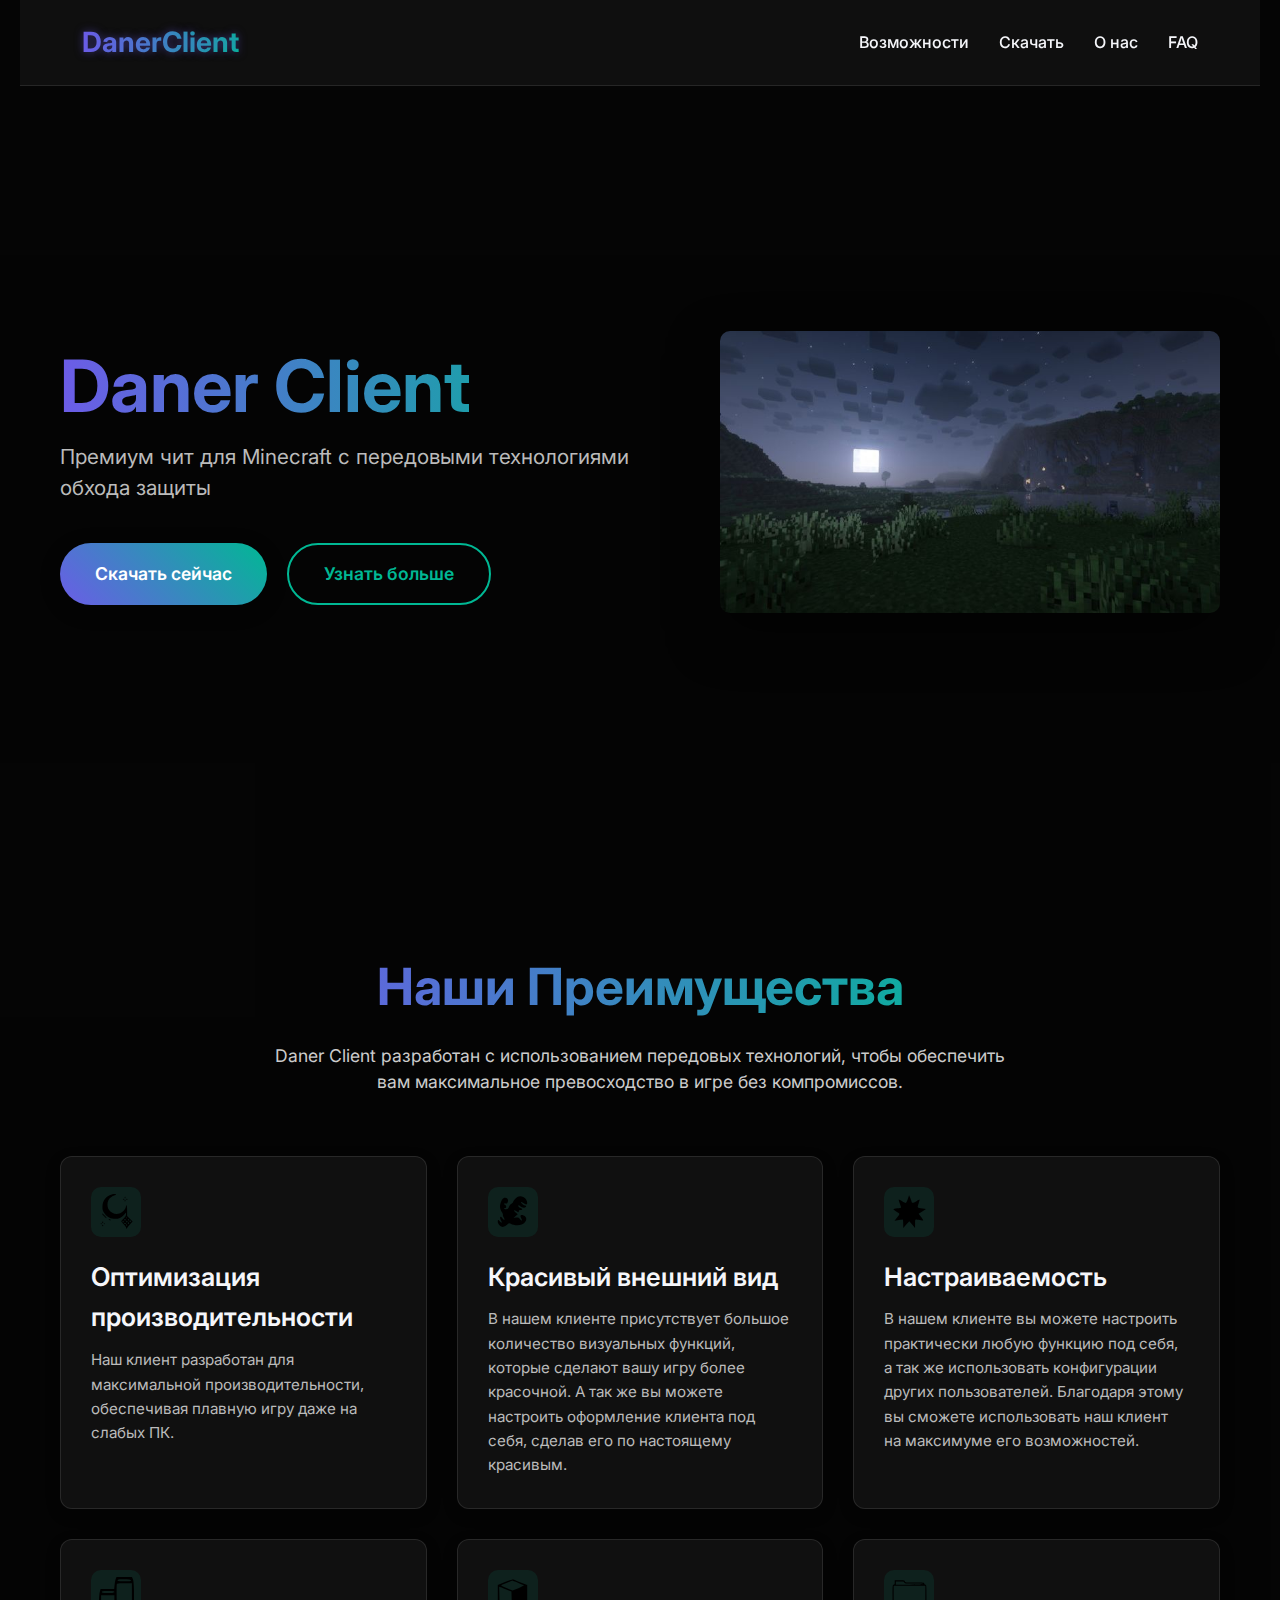
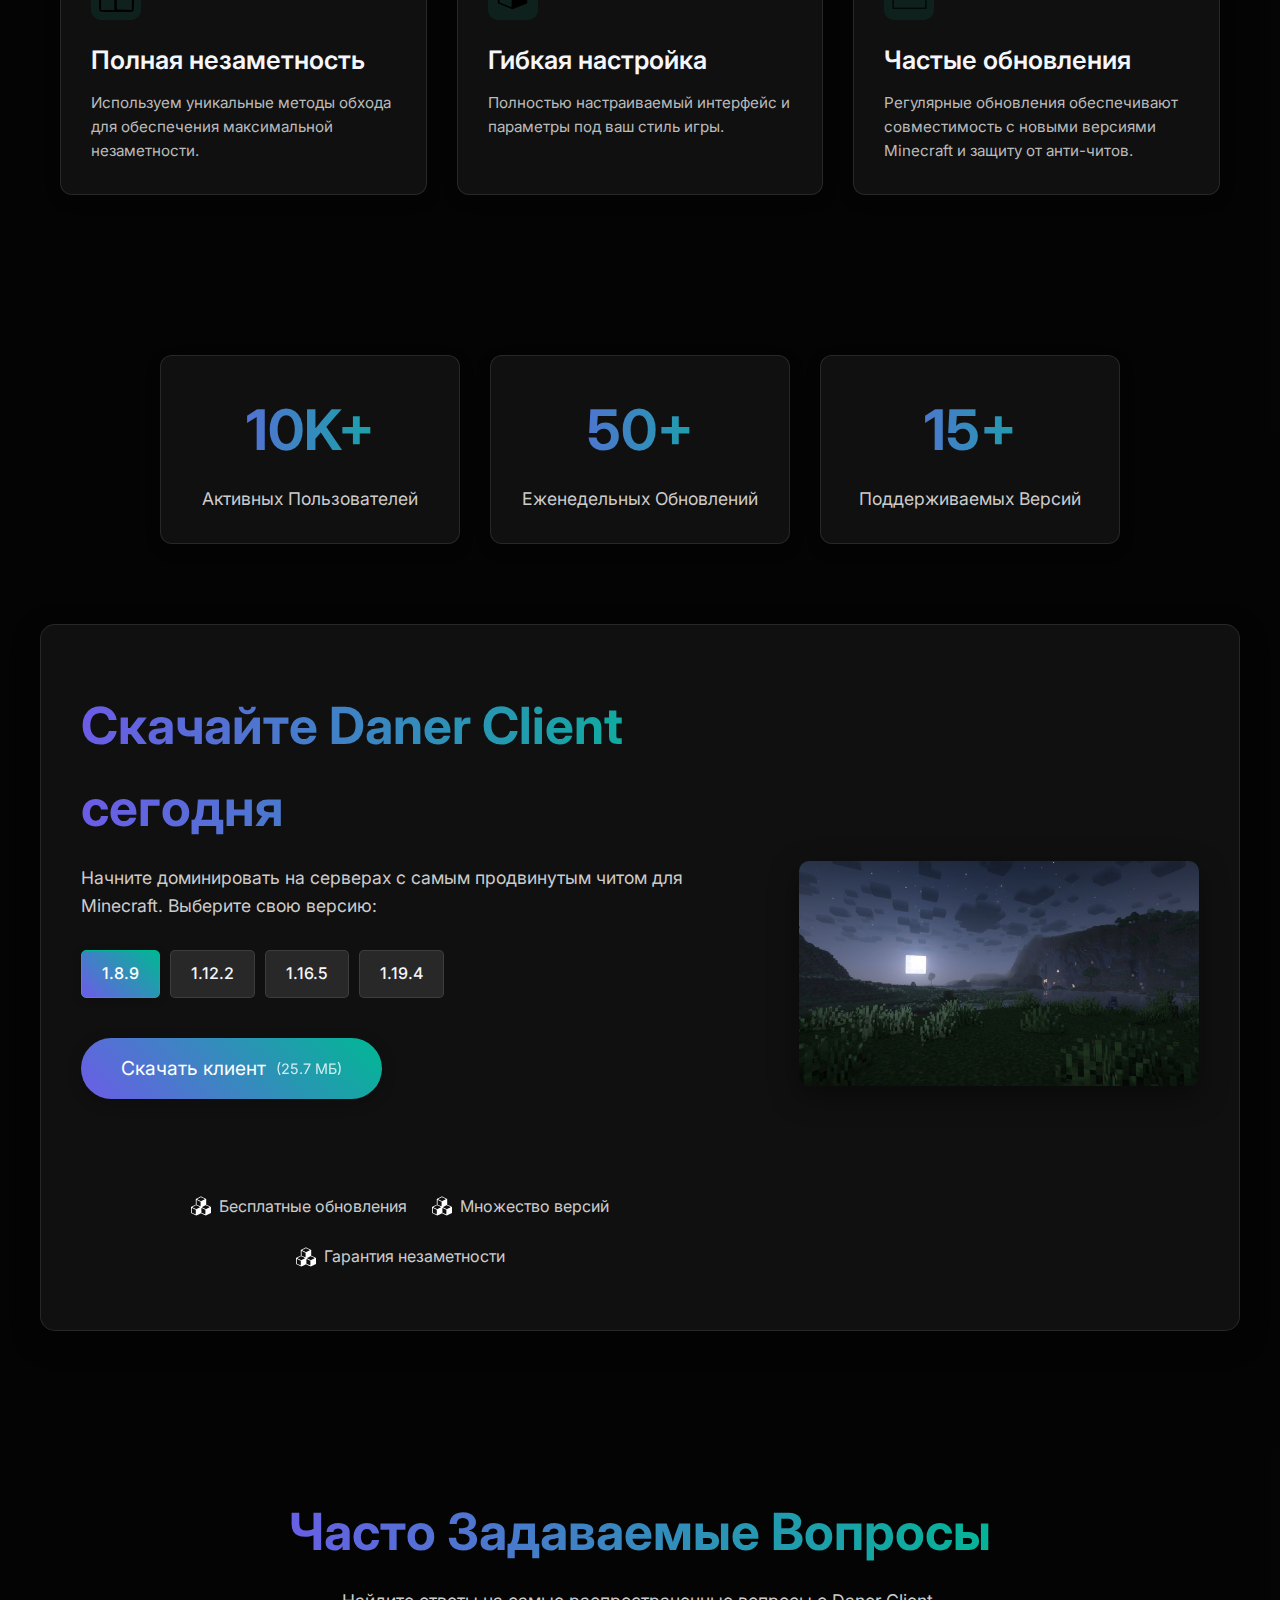
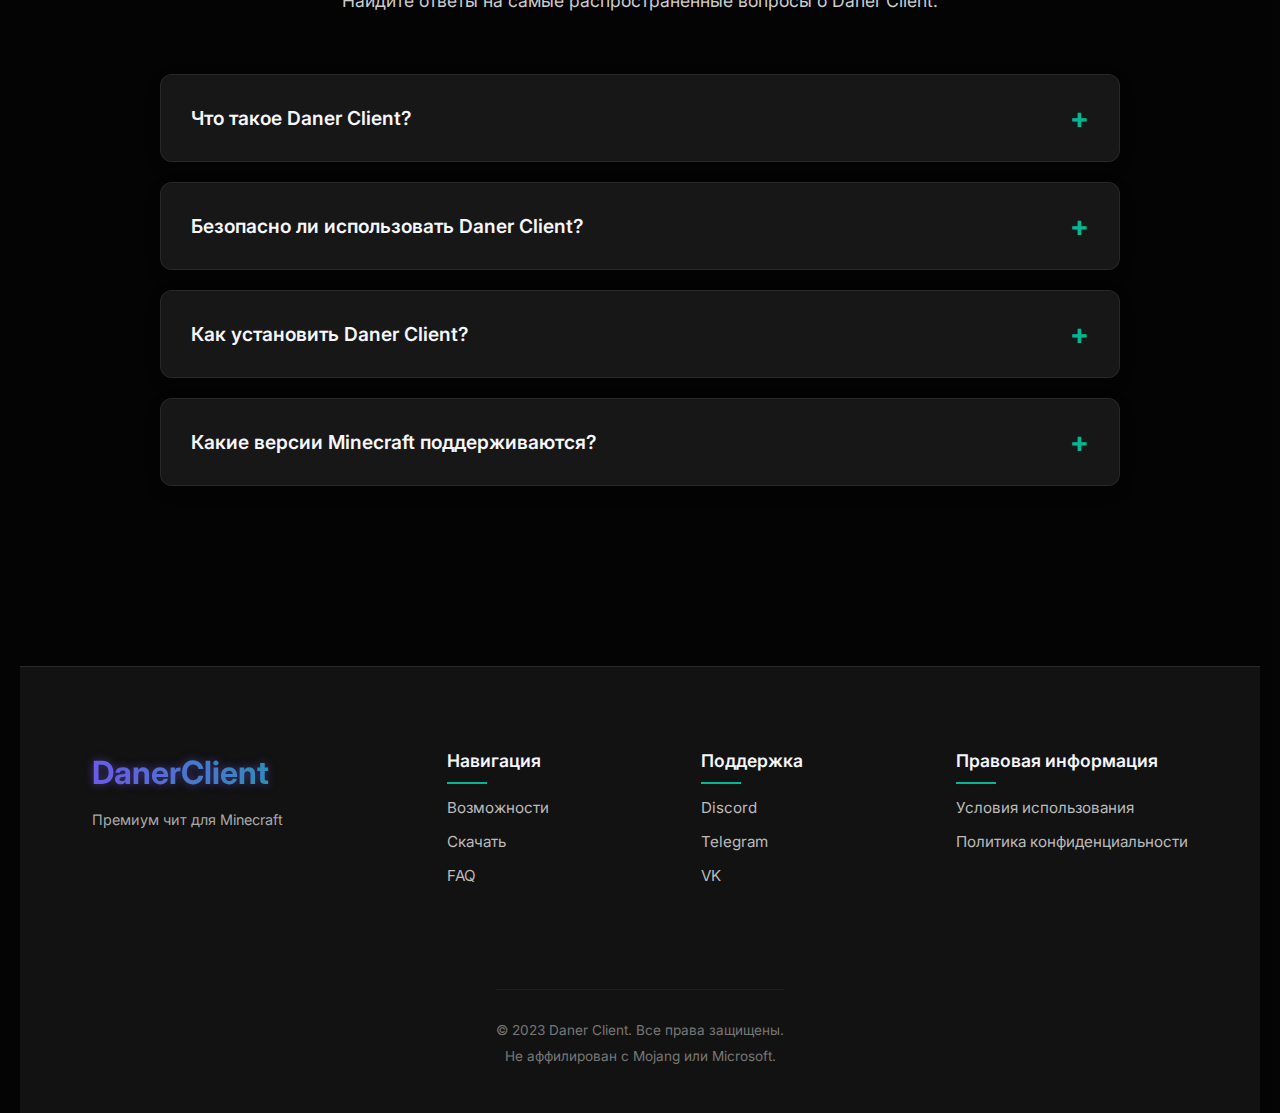
<file: index.html>
<!DOCTYPE html>
<html lang="ru">
<head>
    <meta charset="UTF-8">
    <meta name="viewport" content="width=device-width, initial-scale=1.0">
    <title>Daner Client | Premium Minecraft Cheat</title>
    <link rel="stylesheet" href="https://fonts.googleapis.com/css2?family=Inter:wght@300;400;500;600;700&display=swap">
    <link rel="stylesheet" href="style.css">
    <link rel="icon" href="favicon.ico" type="image/x-icon">
</head>
<body>
    <div class="overlay">
        <header>
            <div class="logo">DanerClient</div>
            <nav>
                <button class="mobile-menu-btn">☰</button>
                <div class="nav-links">
                    <a href="#features">Возможности</a>
                    <a href="#download">Скачать</a>
                    <a href="#about">О нас</a>
                    <a href="#faq">FAQ</a>
                </div>
            </nav>
        </header>
        
        <main>
            <section class="hero">
                <div class="hero-content">
                    <h1 class="fade-in">Daner Client</h1>
                    <p class="subtitle fade-in delay-1">Премиум чит для Minecraft с передовыми технологиями обхода защиты</p>
                    <div class="hero-buttons fade-in delay-2">
                        <a href="#download" class="primary-btn">Скачать сейчас</a>
                        <a href="#features" class="secondary-btn">Узнать больше</a>
                    </div>
                </div>
                <div class="hero-image fade-in delay-3">
                    <img src="./images/client-preview.png" alt="Daner Client Interface">
                </div>
            </section>
            
            <section class="features-section" id="features">
                <div class="section-header">
                    <h2>Наши Преимущества</h2>
                    <p>Daner Client разработан с использованием передовых технологий, чтобы обеспечить вам максимальное превосходство в игре без компромиссов.</p>
                </div>
                <div class="features-grid">
                    <div class="feature-card">
                        <div class="feature-icon"><img src="./icons/performance.svg" alt="Performance Icon"></div>
                        <h3>Оптимизация производительности</h3>
                        <p>Наш клиент разработан для максимальной производительности, обеспечивая плавную игру даже на слабых ПК.</p>
                    </div>
                    <div class="feature-card">
                        <div class="feature-icon"><img src="./icons/performance2.svg" alt="Performance Icon"></div>
                        <h3>Красивый внешний вид</h3>
                        <p>В нашем клиенте присутствует большое количество визуальных функций, которые сделают вашу игру более красочной. А так же вы можете настроить оформление клиента под себя, сделав его по настоящему красивым.</p>
                    </div>
                    <div class="feature-card">
                        <div class="feature-icon"><img src="./icons/performance1.svg" alt="Performance Icon"></div>
                        <h3>Настраиваемость</h3>
                        <p>В нашем клиенте вы можете настроить практически любую функцию под себя, а так же использовать конфигурации других пользователей. Благодаря этому вы сможете использовать наш клиент на максимуме его возможностей.</p>
                    </div>
                    
                    <div class="feature-card">
                        <div class="feature-icon"><img src="./icons/undetectable.svg" alt="Undetectable Icon"></div>
                        <h3>Полная незаметность</h3>
                        <p>Используем уникальные методы обхода для обеспечения максимальной незаметности.</p>
                    </div>
                    
                    <div class="feature-card">
                        <div class="feature-icon"><img src="./icons/customizable.svg" alt="Customizable Icon"></div>
                        <h3>Гибкая настройка</h3>
                        <p>Полностью настраиваемый интерфейс и параметры под ваш стиль игры.</p>
                    </div>

                    <div class="feature-card">
                        <div class="feature-icon"><img src="./icons/updates.svg" alt="Updates Icon"></div>
                        <h3>Частые обновления</h3>
                        <p>Регулярные обновления обеспечивают совместимость с новыми версиями Minecraft и защиту от анти-читов.</p>
                    </div>
                </div>
            </section>
            
            <section class="stats">
                <div class="stat-item">
                    <div class="stat-number" id="user-count">10K+</div>
                    <p>Активных Пользователей</p>
                </div>
                
                <div class="stat-item">
                    <div class="stat-number" id="update-count">50+</div>
                    <p>Еженедельных Обновлений</p>
                </div>
                
                <div class="stat-item">
                    <div class="stat-number" id="version-count">15+</div>
                    <p>Поддерживаемых Версий</p>
                </div>
            </section>

            <section class="download-section" id="download">
                <div class="download-content">
                    <h2>Скачайте Daner Client сегодня</h2>
                    <p>Начните доминировать на серверах с самым продвинутым читом для Minecraft. Выберите свою версию:</p>
                    <div class="version-selector">
                        <div class="version-tabs">
                            <div class="version-tab active" data-version="1.8.9">1.8.9</div>
                            <div class="version-tab" data-version="1.12.2">1.12.2</div>
                            <div class="version-tab" data-version="1.16.5">1.16.5</div>
                            <div class="version-tab" data-version="1.19.4">1.19.4</div>
                        </div>
                        <a href="#" id="download-btn" class="download-btn">
                            <span>Скачать клиент</span>
                            <span class="file-size">(25.7 МБ)</span>
                        </a>
                        <p id="download-status" style="margin-top: 15px; font-size: 0.9rem; color: #ccc;"></p>
                    </div>
                    <div class="download-info">
                        <div class="info-item"><img src="./icons/check.svg" alt="Check">Бесплатные обновления</div>
                        <div class="info-item"><img src="./icons/check.svg" alt="Check">Множество версий</div>
                        <div class="info-item"><img src="./icons/check.svg" alt="Check">Гарантия незаметности</div>
                    </div>
                </div>
                <div class="download-image">
                    <img src="./images/download-preview.png" alt="Download Preview">
                </div>
            </section>

            <section class="faq-section" id="faq">
                <div class="section-header">
                    <h2>Часто Задаваемые Вопросы</h2>
                    <p>Найдите ответы на самые распространенные вопросы о Daner Client.</p>
                </div>
                <div class="faq-grid">
                    <div class="faq-item">
                        <div class="faq-question">
                            <h3>Что такое Daner Client?</h3>
                            <span class="faq-toggle">+</span>
                        </div>
                        <div class="faq-answer">
                            <p>Daner Client — это премиум-чит для Minecraft, разработанный для улучшения вашего игрового опыта. Он предлагает широкий спектр функций, от помощи в PvP до обхода анти-читов, обеспечивая при этом высокую производительность и незаметность.</p>
                        </div>
                    </div>
                    
                    <div class="faq-item">
                        <div class="faq-question">
                            <h3>Безопасно ли использовать Daner Client?</h3>
                            <span class="faq-toggle">+</span>
                        </div>
                        <div class="faq-answer">
                            <p>Мы используем передовые методы обхода защиты, чтобы минимизировать риск обнаружения. Наши обновления регулярно адаптируются под изменения в анти-чит системах, чтобы обеспечить вашу безопасность.</p>
                        </div>
                    </div>

                    <div class="faq-item">
                        <div class="faq-question">
                            <h3>Как установить Daner Client?</h3>
                            <span class="faq-toggle">+</span>
                        </div>
                        <div class="faq-answer">
                            <p>Процесс установки прост:</p>
                            <ol>
                                <li>Скачайте инсталлятор с нашего сайта.</li>
                                <li>Запустите его и следуйте инструкциям.</li>
                                <li>Выберите нужную версию Minecraft.</li>
                                <li>Наслаждайтесь игрой с Daner Client!</li>
                            </ol>
                        </div>
                    </div>

                    <div class="faq-item">
                        <div class="faq-question">
                            <h3>Какие версии Minecraft поддерживаются?</h3>
                            <span class="faq-toggle">+</span>
                        </div>
                        <div class="faq-answer">
                            <p>Daner Client поддерживает широкий спектр версий Minecraft, включая 1.8.9, 1.12.2, 1.16.5, 1.19.4 и другие. Мы постоянно добавляем поддержку новых версий с каждым обновлением.</p>
                        </div>
                    </div>
                </div>
            </section>
        </main>
        
        <footer>
            <div class="footer-content">
                <div class="footer-logo">
                    <div class="logo">DanerClient</div>
                    <p>Премиум чит для Minecraft</p>
                </div>
                
                <div class="links-column">
                    <h4>Навигация</h4>
                    <a href="#features">Возможности</a>
                    <a href="#download">Скачать</a>
                    <a href="#faq">FAQ</a>
                </div>
                
                <div class="links-column">
                        <h4>Поддержка</h4>
                        <a href="https://discord.gg/yourdiscord" target="_blank">Discord</a>
                        <a href="https://t.me/yourtelegram" target="_blank">Telegram</a>
                        <a href="https://vk.com/yourvk" target="_blank">VK</a>
                    </div>
                
                <div class="links-column">
                        <h4>Правовая информация</h4>
                        <a href="/terms.html">Условия использования</a>
                        <a href="/privacy.html">Политика конфиденциальности</a>
            </div>
            
            <div class="footer-bottom">
                <p>© 2023 Daner Client. Все права защищены.</p>
                <p>Не аффилирован с Mojang или Microsoft.</p>
            </div>
        </footer>
    </div>

    <script src="script.js"></script>
</body>
</html>
</file>
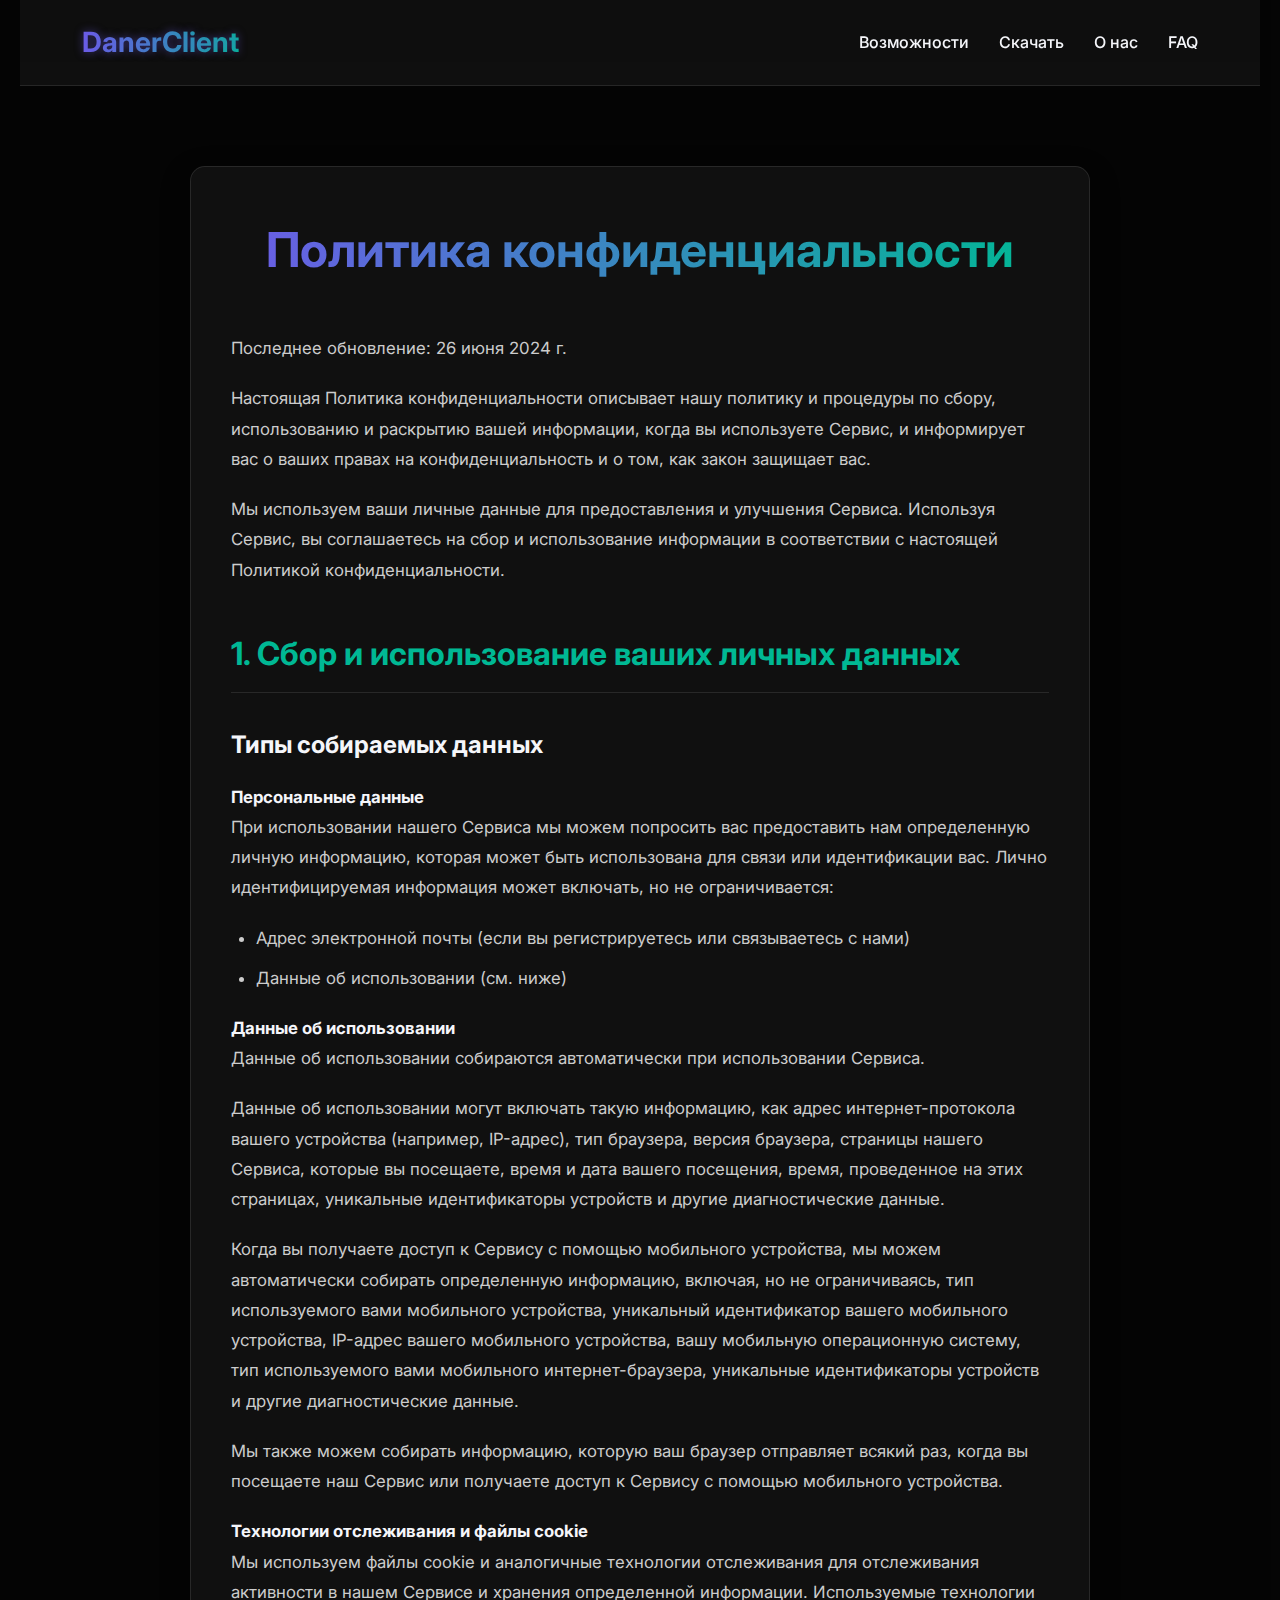
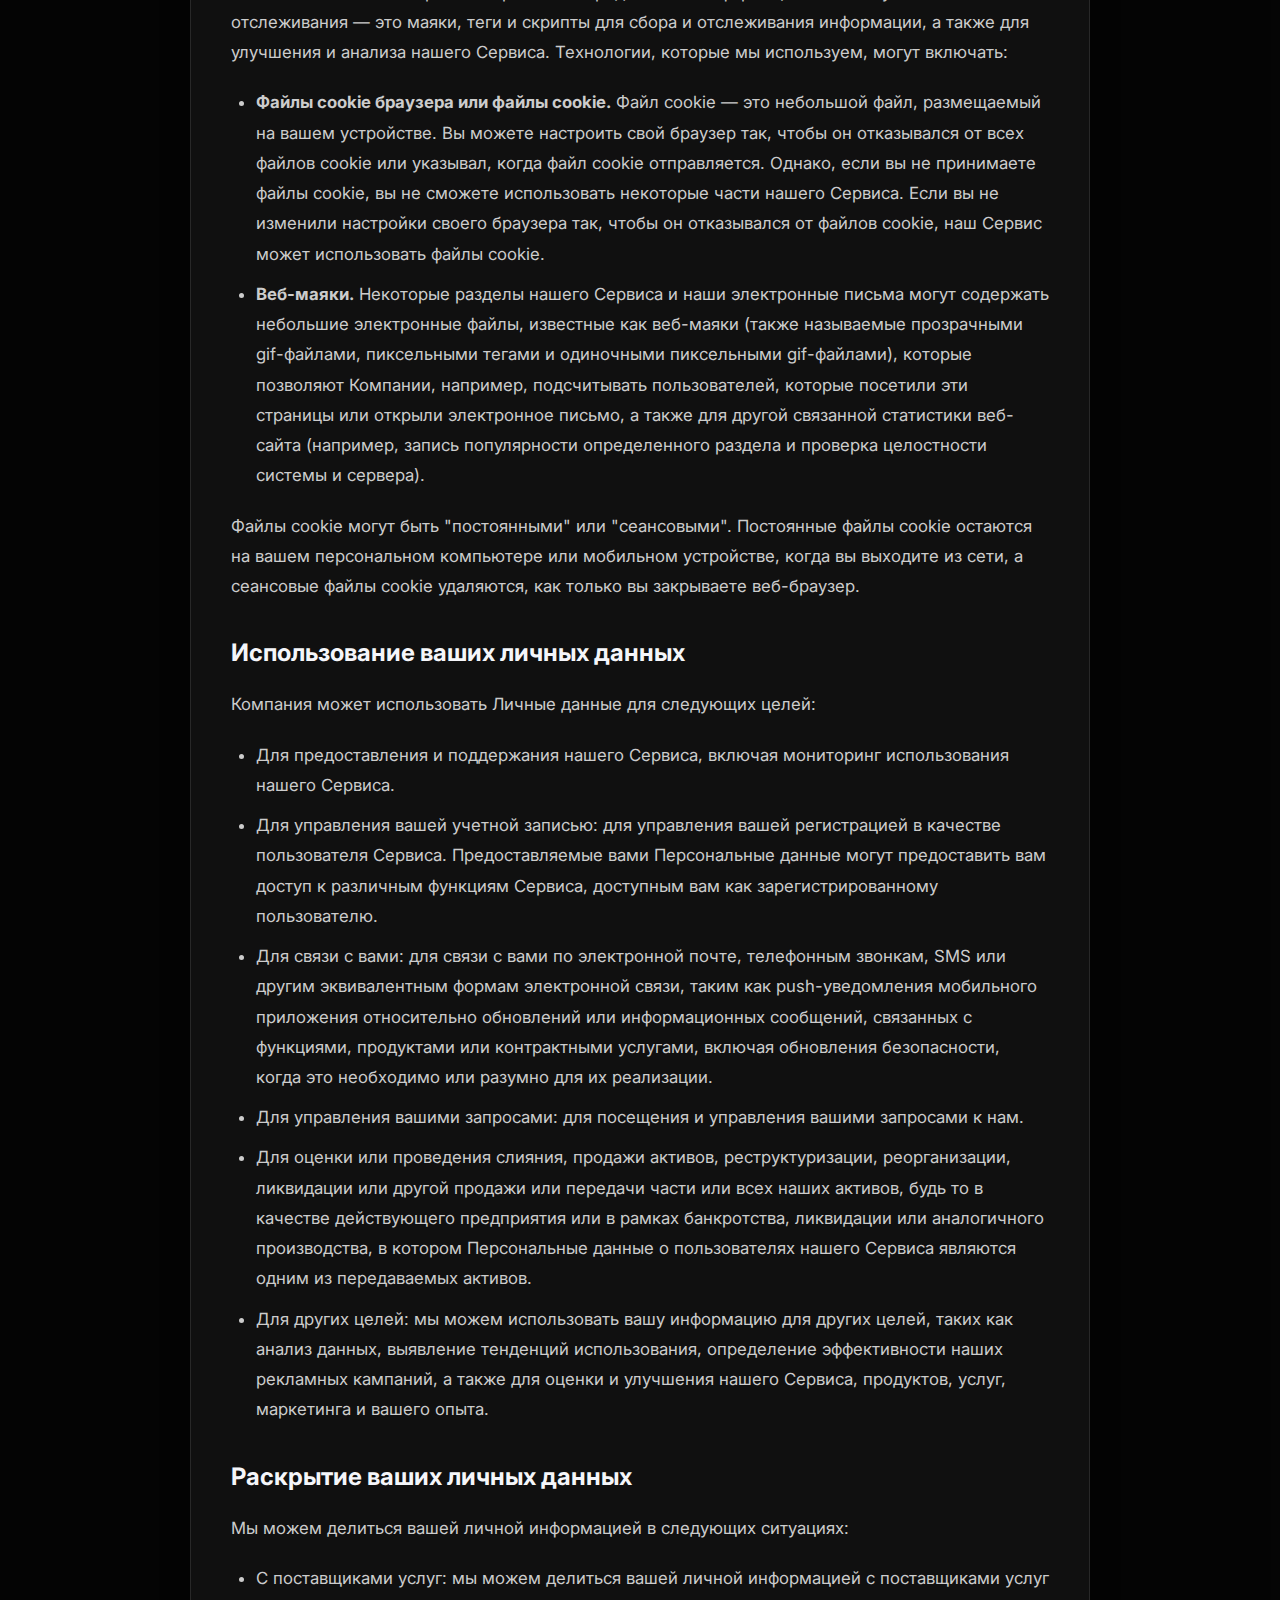
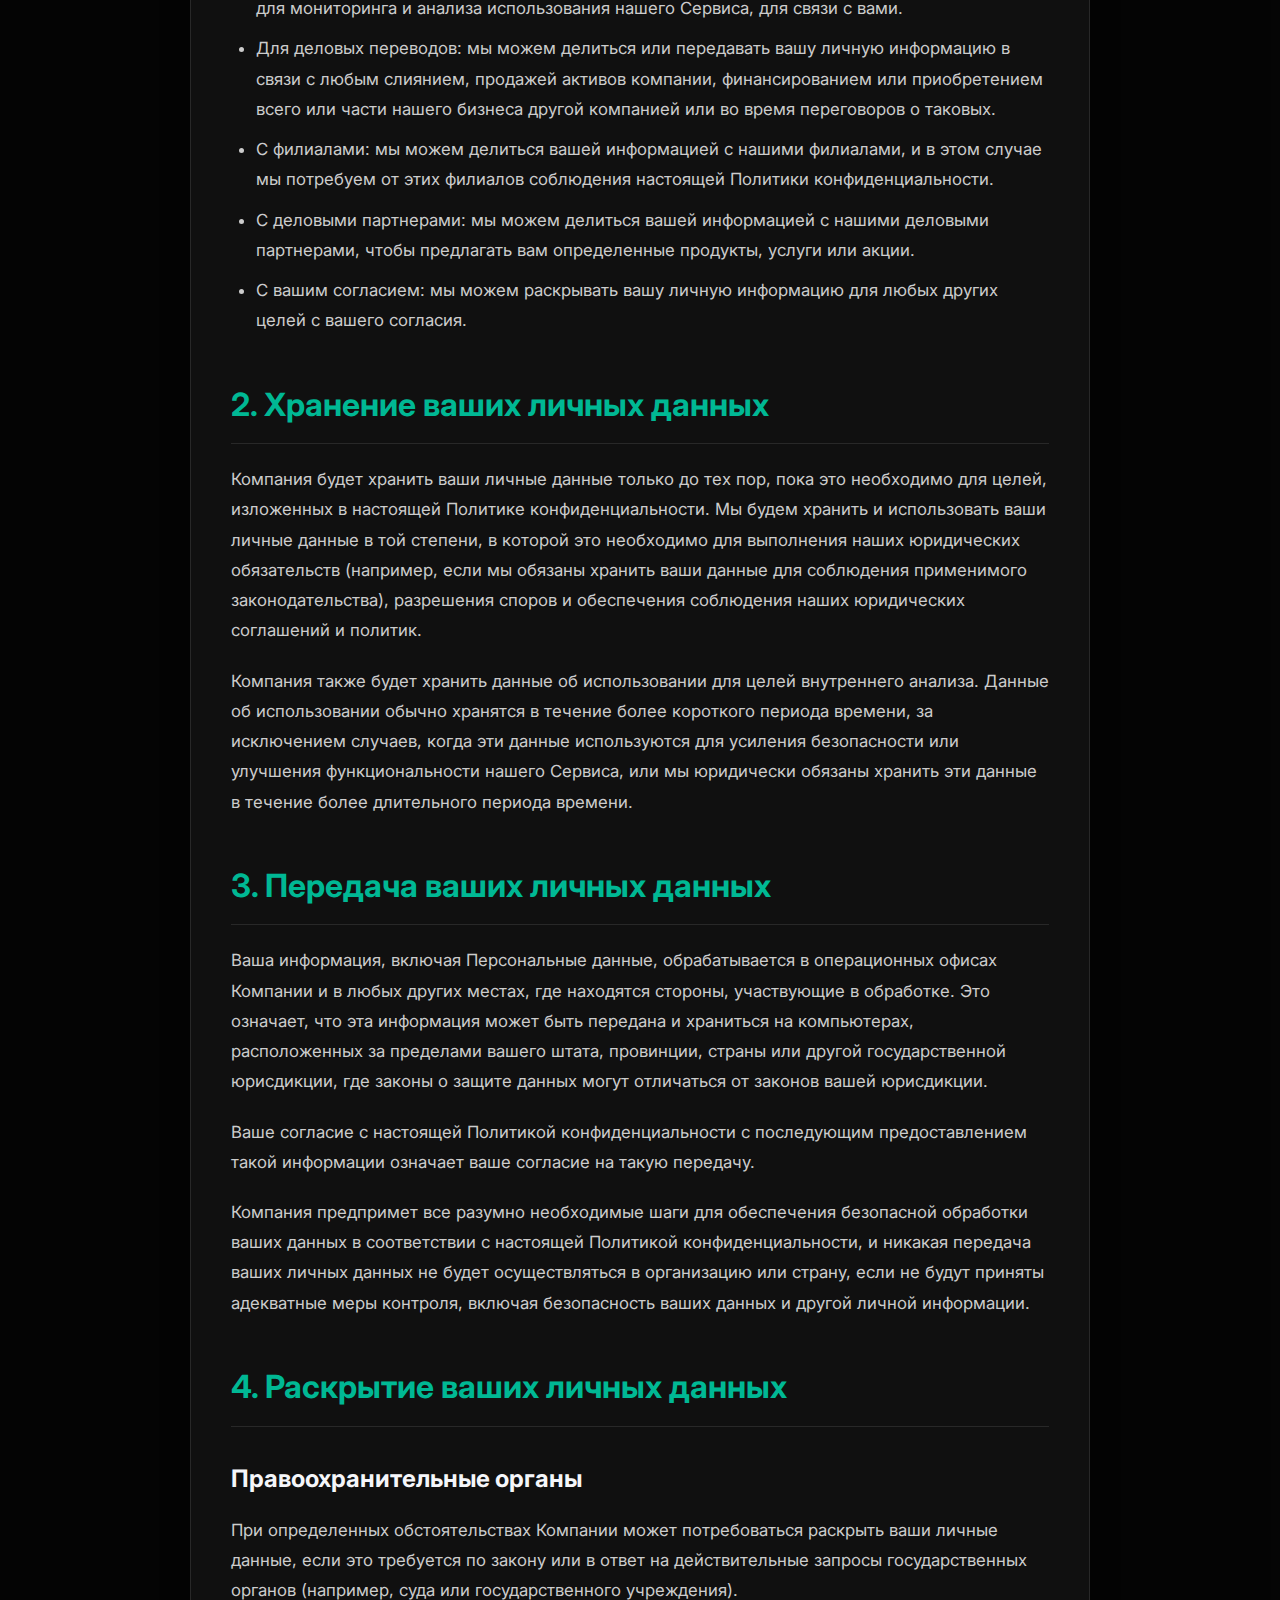
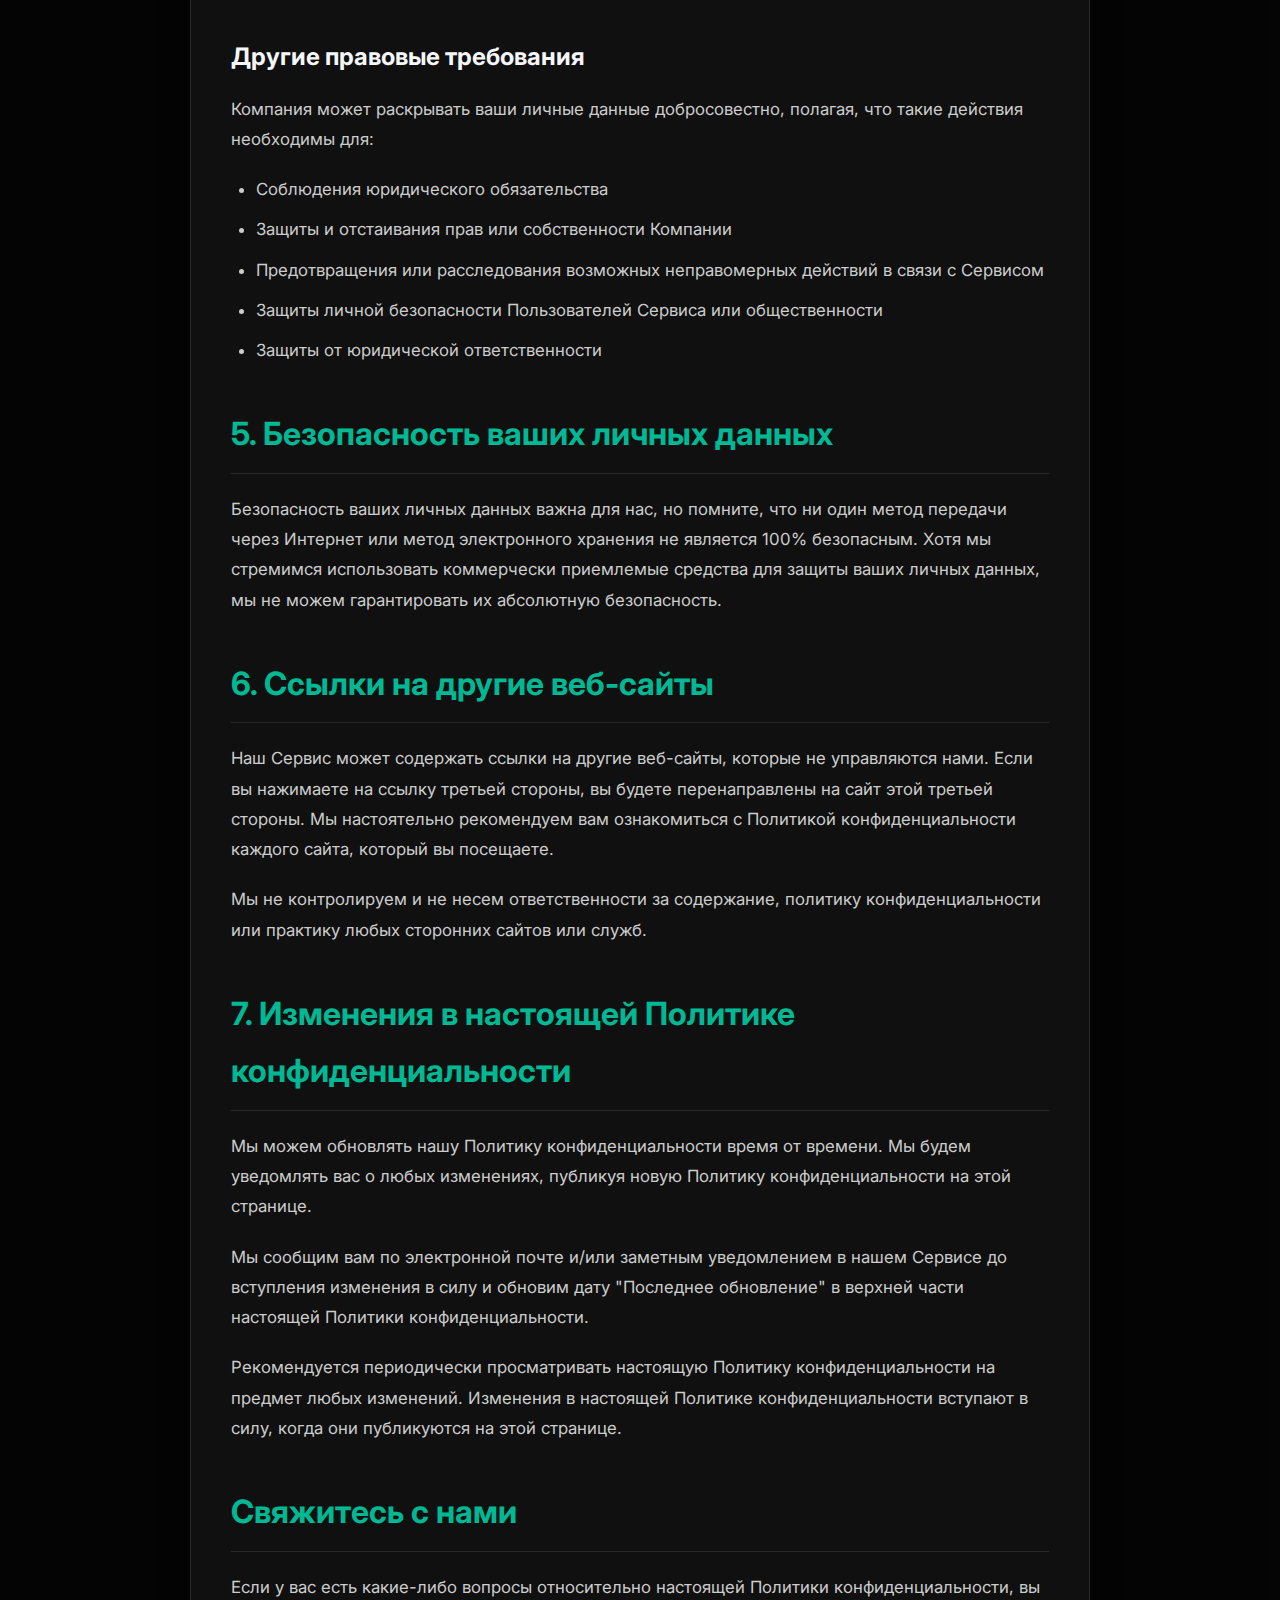
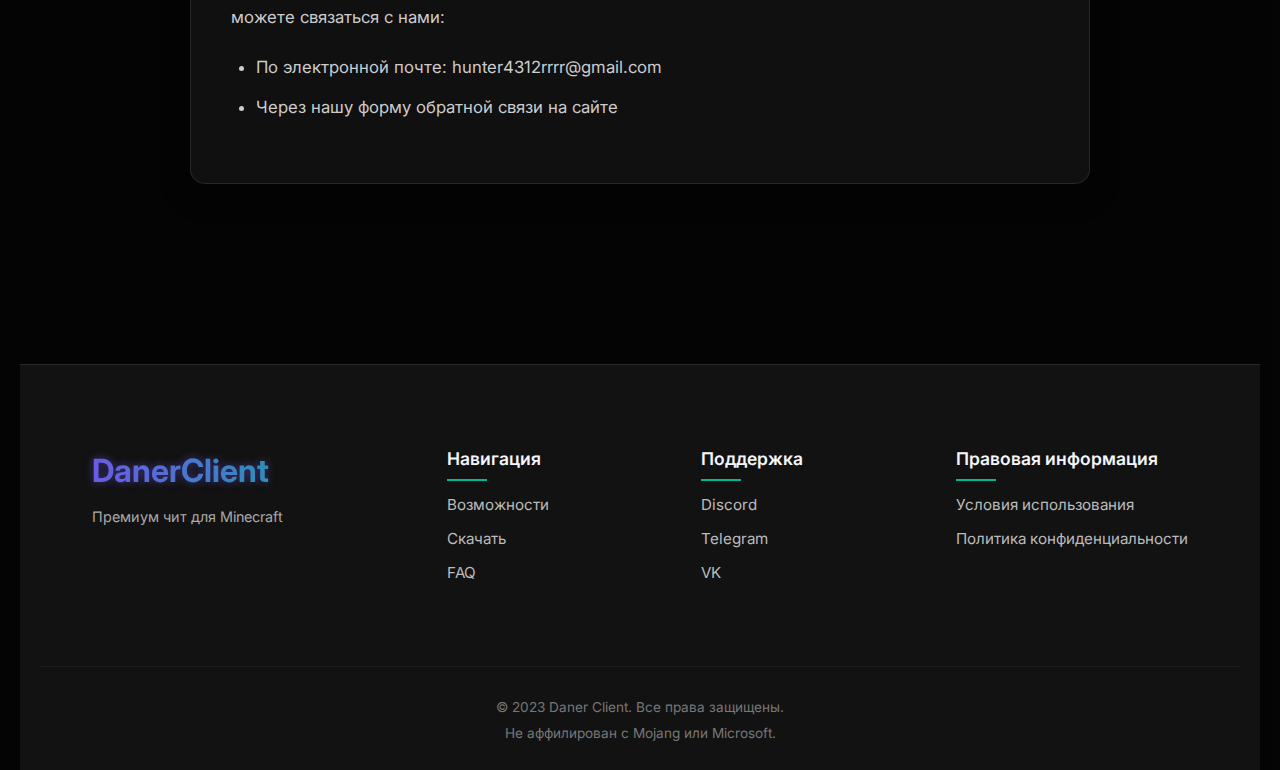
<file: privacy.html>
<!DOCTYPE html>
<html lang="ru">
<head>
    <meta charset="UTF-8">
    <meta name="viewport" content="width=device-width, initial-scale=1.0">
    <title>Политика конфиденциальности | Daner Client</title>
    <link rel="stylesheet" href="https://fonts.googleapis.com/css2?family=Inter:wght@300;400;500;600;700&display=swap">
    <link rel="stylesheet" href="style.css">
    <link rel="icon" href="favicon.ico" type="image/x-icon">
    <style>
        /* Дополнительные стили для страниц документации (те же, что и для terms.html) */
        .document-container {
            max-width: 900px;
            margin: 80px auto;
            padding: 40px;
            background: rgba(255, 255, 255, 0.05);
            border-radius: 15px;
            border: 1px solid rgba(255, 255, 255, 0.1);
            box-shadow: 0 10px 30px rgba(0, 0, 0, 0.3);
            color: var(--light);
            line-height: 1.8;
            font-size: 1.05rem;
        }

        .document-container h1 {
            font-size: 3rem;
            color: var(--primary);
            text-align: center;
            margin-bottom: 40px;
            background: linear-gradient(90deg, var(--primary), var(--secondary));
            background-clip: text;
            -webkit-background-clip: text;
            -webkit-text-fill-color: transparent;
        }

        .document-container h2 {
            font-size: 2rem;
            color: var(--secondary);
            margin-top: 40px;
            margin-bottom: 20px;
            border-bottom: 1px solid rgba(255, 255, 255, 0.1);
            padding-bottom: 10px;
        }

        .document-container h3 {
            font-size: 1.5rem;
            color: var(--light);
            margin-top: 30px;
            margin-bottom: 15px;
        }

        .document-container p, .document-container ul, .document-container ol {
            margin-bottom: 20px;
            color: #ccc;
        }

        .document-container ul, .document-container ol {
            padding-left: 25px;
        }

        .document-container li {
            margin-bottom: 10px;
        }

        .document-container a {
            color: var(--secondary);
            text-decoration: none;
            transition: color 0.3s ease;
        }

        .document-container a:hover {
            color: var(--primary);
            text-decoration: underline;
        }

        /* Responsive adjustments */
        @media (max-width: 768px) {
            .document-container {
                margin: 40px 20px;
                padding: 25px;
            }
            .document-container h1 {
                font-size: 2.5rem;
            }
            .document-container h2 {
                font-size: 1.8rem;
            }
            .document-container h3 {
                font-size: 1.3rem;
            }
            .document-container p, .document-container ul, .document-container ol {
                font-size: 0.95rem;
            }
        }
    </style>
</head>
<body>
    <div class="overlay">
        <header>
            <div class="logo">DanerClient</div>
            <nav>
                <button class="mobile-menu-btn">☰</button>
                <div class="nav-links">
                    <a href="index.html#features">Возможности</a>
                    <a href="index.html#download">Скачать</a>
                    <a href="index.html#about">О нас</a>
                    <a href="index.html#faq">FAQ</a>
                </div>
            </nav>
        </header>

        <main>
            <section class="document-container">
                <h1>Политика конфиденциальности</h1>
                <p>Последнее обновление: 26 июня 2024 г.</p>

                <p>Настоящая Политика конфиденциальности описывает нашу политику и процедуры по сбору, использованию и раскрытию вашей информации, когда вы используете Сервис, и информирует вас о ваших правах на конфиденциальность и о том, как закон защищает вас.</p>

                <p>Мы используем ваши личные данные для предоставления и улучшения Сервиса. Используя Сервис, вы соглашаетесь на сбор и использование информации в соответствии с настоящей Политикой конфиденциальности.</p>

                <h2>1. Сбор и использование ваших личных данных</h2>
                <h3>Типы собираемых данных</h3>
                <h4>Персональные данные</h4>
                <p>При использовании нашего Сервиса мы можем попросить вас предоставить нам определенную личную информацию, которая может быть использована для связи или идентификации вас. Лично идентифицируемая информация может включать, но не ограничивается:</p>
                <ul>
                    <li>Адрес электронной почты (если вы регистрируетесь или связываетесь с нами)</li>
                    <li>Данные об использовании (см. ниже)</li>
                </ul>

                <h4>Данные об использовании</h4>
                <p>Данные об использовании собираются автоматически при использовании Сервиса.</p>
                <p>Данные об использовании могут включать такую информацию, как адрес интернет-протокола вашего устройства (например, IP-адрес), тип браузера, версия браузера, страницы нашего Сервиса, которые вы посещаете, время и дата вашего посещения, время, проведенное на этих страницах, уникальные идентификаторы устройств и другие диагностические данные.</p>
                <p>Когда вы получаете доступ к Сервису с помощью мобильного устройства, мы можем автоматически собирать определенную информацию, включая, но не ограничиваясь, тип используемого вами мобильного устройства, уникальный идентификатор вашего мобильного устройства, IP-адрес вашего мобильного устройства, вашу мобильную операционную систему, тип используемого вами мобильного интернет-браузера, уникальные идентификаторы устройств и другие диагностические данные.</p>
                <p>Мы также можем собирать информацию, которую ваш браузер отправляет всякий раз, когда вы посещаете наш Сервис или получаете доступ к Сервису с помощью мобильного устройства.</p>

                <h4>Технологии отслеживания и файлы cookie</h4>
                <p>Мы используем файлы cookie и аналогичные технологии отслеживания для отслеживания активности в нашем Сервисе и хранения определенной информации. Используемые технологии отслеживания — это маяки, теги и скрипты для сбора и отслеживания информации, а также для улучшения и анализа нашего Сервиса. Технологии, которые мы используем, могут включать:</p>
                <ul>
                    <li><b>Файлы cookie браузера или файлы cookie.</b> Файл cookie — это небольшой файл, размещаемый на вашем устройстве. Вы можете настроить свой браузер так, чтобы он отказывался от всех файлов cookie или указывал, когда файл cookie отправляется. Однако, если вы не принимаете файлы cookie, вы не сможете использовать некоторые части нашего Сервиса. Если вы не изменили настройки своего браузера так, чтобы он отказывался от файлов cookie, наш Сервис может использовать файлы cookie.</li>
                    <li><b>Веб-маяки.</b> Некоторые разделы нашего Сервиса и наши электронные письма могут содержать небольшие электронные файлы, известные как веб-маяки (также называемые прозрачными gif-файлами, пиксельными тегами и одиночными пиксельными gif-файлами), которые позволяют Компании, например, подсчитывать пользователей, которые посетили эти страницы или открыли электронное письмо, а также для другой связанной статистики веб-сайта (например, запись популярности определенного раздела и проверка целостности системы и сервера).</li>
                </ul>
                <p>Файлы cookie могут быть "постоянными" или "сеансовыми". Постоянные файлы cookie остаются на вашем персональном компьютере или мобильном устройстве, когда вы выходите из сети, а сеансовые файлы cookie удаляются, как только вы закрываете веб-браузер.</p>

                <h3>Использование ваших личных данных</h3>
                <p>Компания может использовать Личные данные для следующих целей:</p>
                <ul>
                    <li>Для предоставления и поддержания нашего Сервиса, включая мониторинг использования нашего Сервиса.</li>
                    <li>Для управления вашей учетной записью: для управления вашей регистрацией в качестве пользователя Сервиса. Предоставляемые вами Персональные данные могут предоставить вам доступ к различным функциям Сервиса, доступным вам как зарегистрированному пользователю.</li>
                    <li>Для связи с вами: для связи с вами по электронной почте, телефонным звонкам, SMS или другим эквивалентным формам электронной связи, таким как push-уведомления мобильного приложения относительно обновлений или информационных сообщений, связанных с функциями, продуктами или контрактными услугами, включая обновления безопасности, когда это необходимо или разумно для их реализации.</li>
                    <li>Для управления вашими запросами: для посещения и управления вашими запросами к нам.</li>
                    <li>Для оценки или проведения слияния, продажи активов, реструктуризации, реорганизации, ликвидации или другой продажи или передачи части или всех наших активов, будь то в качестве действующего предприятия или в рамках банкротства, ликвидации или аналогичного производства, в котором Персональные данные о пользователях нашего Сервиса являются одним из передаваемых активов.</li>
                    <li>Для других целей: мы можем использовать вашу информацию для других целей, таких как анализ данных, выявление тенденций использования, определение эффективности наших рекламных кампаний, а также для оценки и улучшения нашего Сервиса, продуктов, услуг, маркетинга и вашего опыта.</li>
                </ul>

                <h3>Раскрытие ваших личных данных</h3>
                <p>Мы можем делиться вашей личной информацией в следующих ситуациях:</p>
                <ul>
                    <li>С поставщиками услуг: мы можем делиться вашей личной информацией с поставщиками услуг для мониторинга и анализа использования нашего Сервиса, для связи с вами.</li>
                    <li>Для деловых переводов: мы можем делиться или передавать вашу личную информацию в связи с любым слиянием, продажей активов компании, финансированием или приобретением всего или части нашего бизнеса другой компанией или во время переговоров о таковых.</li>
                    <li>С филиалами: мы можем делиться вашей информацией с нашими филиалами, и в этом случае мы потребуем от этих филиалов соблюдения настоящей Политики конфиденциальности.</li>
                    <li>С деловыми партнерами: мы можем делиться вашей информацией с нашими деловыми партнерами, чтобы предлагать вам определенные продукты, услуги или акции.</li>
                    <li>С вашим согласием: мы можем раскрывать вашу личную информацию для любых других целей с вашего согласия.</li>
                </ul>

                <h2>2. Хранение ваших личных данных</h2>
                <p>Компания будет хранить ваши личные данные только до тех пор, пока это необходимо для целей, изложенных в настоящей Политике конфиденциальности. Мы будем хранить и использовать ваши личные данные в той степени, в которой это необходимо для выполнения наших юридических обязательств (например, если мы обязаны хранить ваши данные для соблюдения применимого законодательства), разрешения споров и обеспечения соблюдения наших юридических соглашений и политик.</p>
                <p>Компания также будет хранить данные об использовании для целей внутреннего анализа. Данные об использовании обычно хранятся в течение более короткого периода времени, за исключением случаев, когда эти данные используются для усиления безопасности или улучшения функциональности нашего Сервиса, или мы юридически обязаны хранить эти данные в течение более длительного периода времени.</p>

                <h2>3. Передача ваших личных данных</h2>
                <p>Ваша информация, включая Персональные данные, обрабатывается в операционных офисах Компании и в любых других местах, где находятся стороны, участвующие в обработке. Это означает, что эта информация может быть передана и храниться на компьютерах, расположенных за пределами вашего штата, провинции, страны или другой государственной юрисдикции, где законы о защите данных могут отличаться от законов вашей юрисдикции.</p>
                <p>Ваше согласие с настоящей Политикой конфиденциальности с последующим предоставлением такой информации означает ваше согласие на такую передачу.</p>
                <p>Компания предпримет все разумно необходимые шаги для обеспечения безопасной обработки ваших данных в соответствии с настоящей Политикой конфиденциальности, и никакая передача ваших личных данных не будет осуществляться в организацию или страну, если не будут приняты адекватные меры контроля, включая безопасность ваших данных и другой личной информации.</p>

                <h2>4. Раскрытие ваших личных данных</h2>
                <h3>Правоохранительные органы</h3>
                <p>При определенных обстоятельствах Компании может потребоваться раскрыть ваши личные данные, если это требуется по закону или в ответ на действительные запросы государственных органов (например, суда или государственного учреждения).</p>

                <h3>Другие правовые требования</h3>
                <p>Компания может раскрывать ваши личные данные добросовестно, полагая, что такие действия необходимы для:</p>
                <ul>
                    <li>Соблюдения юридического обязательства</li>
                    <li>Защиты и отстаивания прав или собственности Компании</li>
                    <li>Предотвращения или расследования возможных неправомерных действий в связи с Сервисом</li>
                    <li>Защиты личной безопасности Пользователей Сервиса или общественности</li>
                    <li>Защиты от юридической ответственности</li>
                </ul>

                <h2>5. Безопасность ваших личных данных</h2>
                <p>Безопасность ваших личных данных важна для нас, но помните, что ни один метод передачи через Интернет или метод электронного хранения не является 100% безопасным. Хотя мы стремимся использовать коммерчески приемлемые средства для защиты ваших личных данных, мы не можем гарантировать их абсолютную безопасность.</p>

                <h2>6. Ссылки на другие веб-сайты</h2>
                <p>Наш Сервис может содержать ссылки на другие веб-сайты, которые не управляются нами. Если вы нажимаете на ссылку третьей стороны, вы будете перенаправлены на сайт этой третьей стороны. Мы настоятельно рекомендуем вам ознакомиться с Политикой конфиденциальности каждого сайта, который вы посещаете.</p>
                <p>Мы не контролируем и не несем ответственности за содержание, политику конфиденциальности или практику любых сторонних сайтов или служб.</p>

                <h2>7. Изменения в настоящей Политике конфиденциальности</h2>
                <p>Мы можем обновлять нашу Политику конфиденциальности время от времени. Мы будем уведомлять вас о любых изменениях, публикуя новую Политику конфиденциальности на этой странице.</p>
                <p>Мы сообщим вам по электронной почте и/или заметным уведомлением в нашем Сервисе до вступления изменения в силу и обновим дату "Последнее обновление" в верхней части настоящей Политики конфиденциальности.</p>
                <p>Рекомендуется периодически просматривать настоящую Политику конфиденциальности на предмет любых изменений. Изменения в настоящей Политике конфиденциальности вступают в силу, когда они публикуются на этой странице.</p>

                <h2>Свяжитесь с нами</h2>
                <p>Если у вас есть какие-либо вопросы относительно настоящей Политики конфиденциальности, вы можете связаться с нами:</p>
                <ul>
                    <li>По электронной почте: hunter4312rrrr@gmail.com</li>
                    <li>Через нашу форму обратной связи на сайте</li>
                </ul>
            </section>
        </main>

        <footer>
            <div class="footer-content">
                <div class="footer-logo">
                    <div class="logo">DanerClient</div>
                    <p>Премиум чит для Minecraft</p>
                </div>
                
                <div class="links-column">
                    <h4>Навигация</h4>
                    <a href="index.html#features">Возможности</a>
                    <a href="index.html#download">Скачать</a>
                    <a href="index.html#faq">FAQ</a>
                </div>
                
                <div class="links-column">
                    <h4>Поддержка</h4>
                    <a href="https://discord.gg/yourdiscord" target="_blank">Discord</a>
                    <a href="https://t.me/yourtelegram" target="_blank">Telegram</a>
                    <a href="https://vk.com/yourvk" target="_blank">VK</a>
                </div>
                
                <div class="links-column">
                    <h4>Правовая информация</h4>
                    <a href="terms.html">Условия использования</a>
                    <a href="privacy.html">Политика конфиденциальности</a>
                </div>
            </div>
            
            <div class="footer-bottom">
                <p>© 2023 Daner Client. Все права защищены.</p>
                <p>Не аффилирован с Mojang или Microsoft.</p>
            </div>
        </footer>
    </div>
    <script src="script.js"></script>
</body>
</html>
</file>
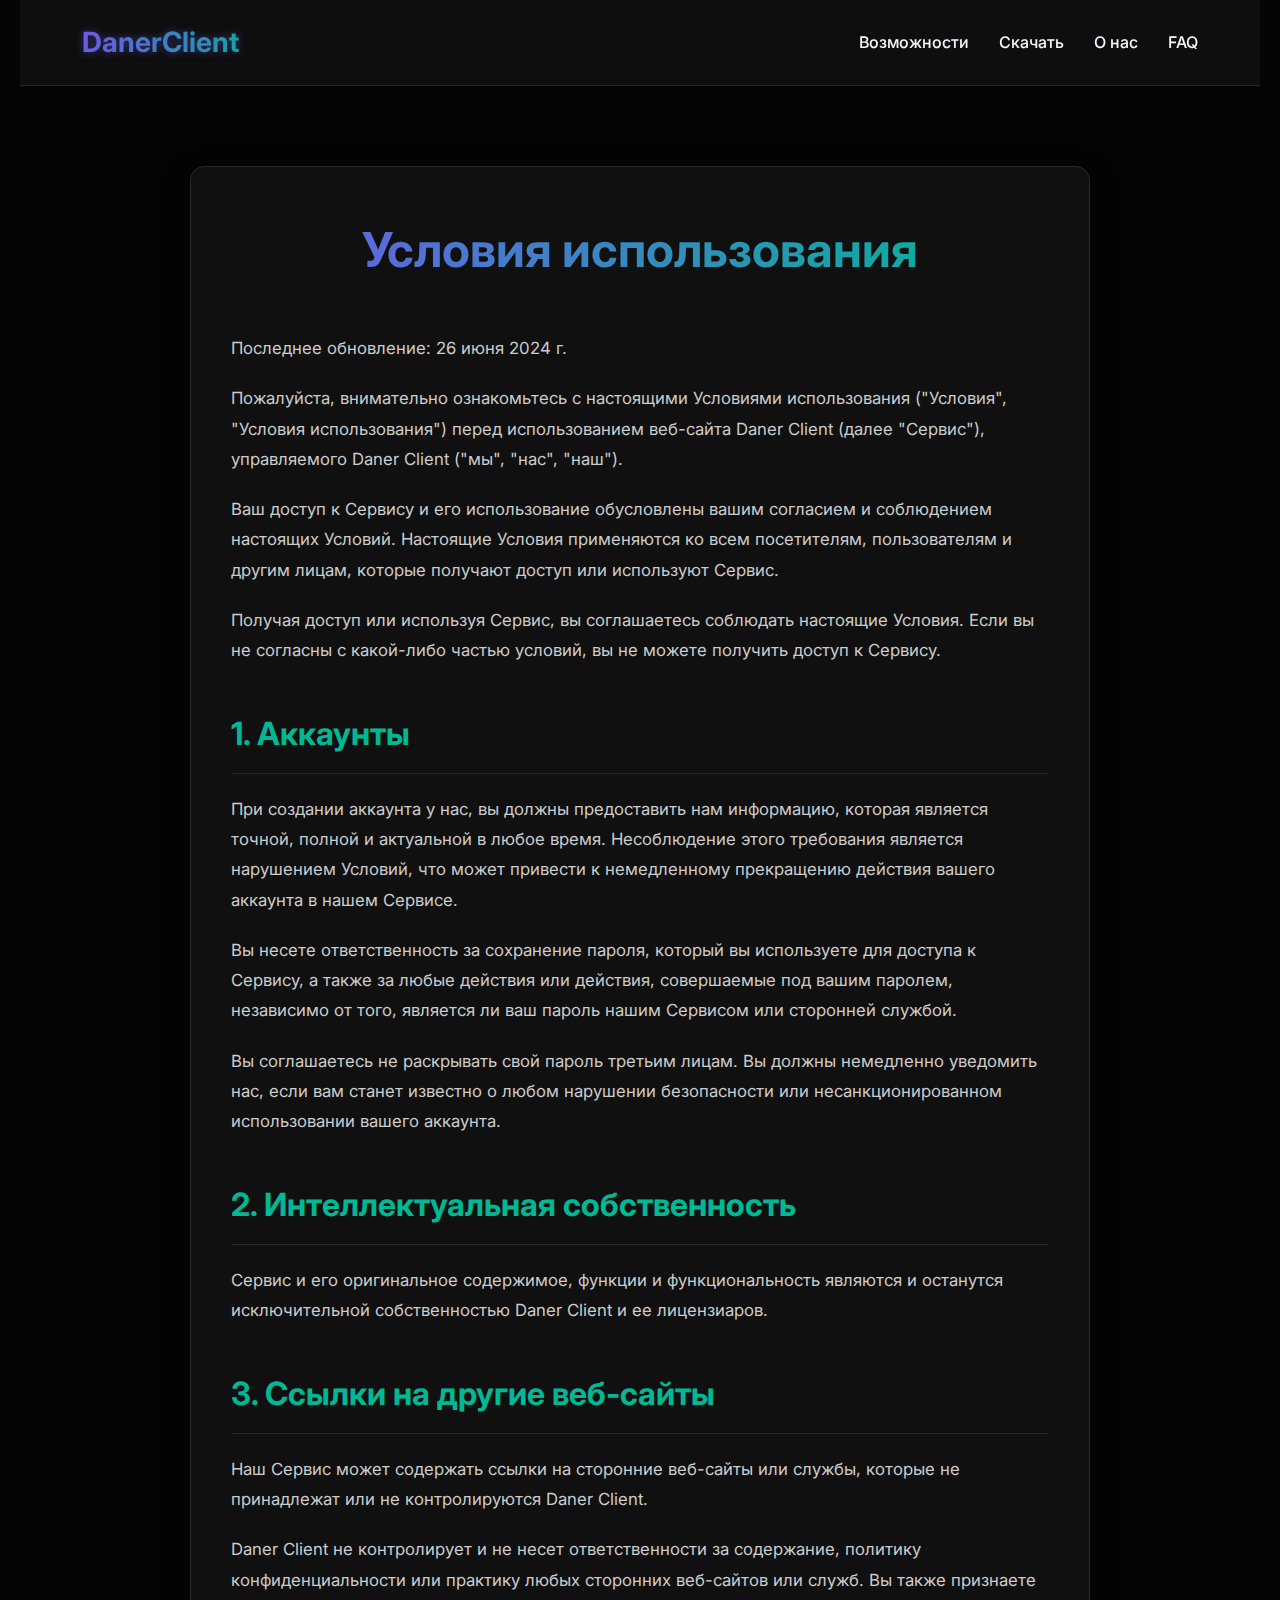
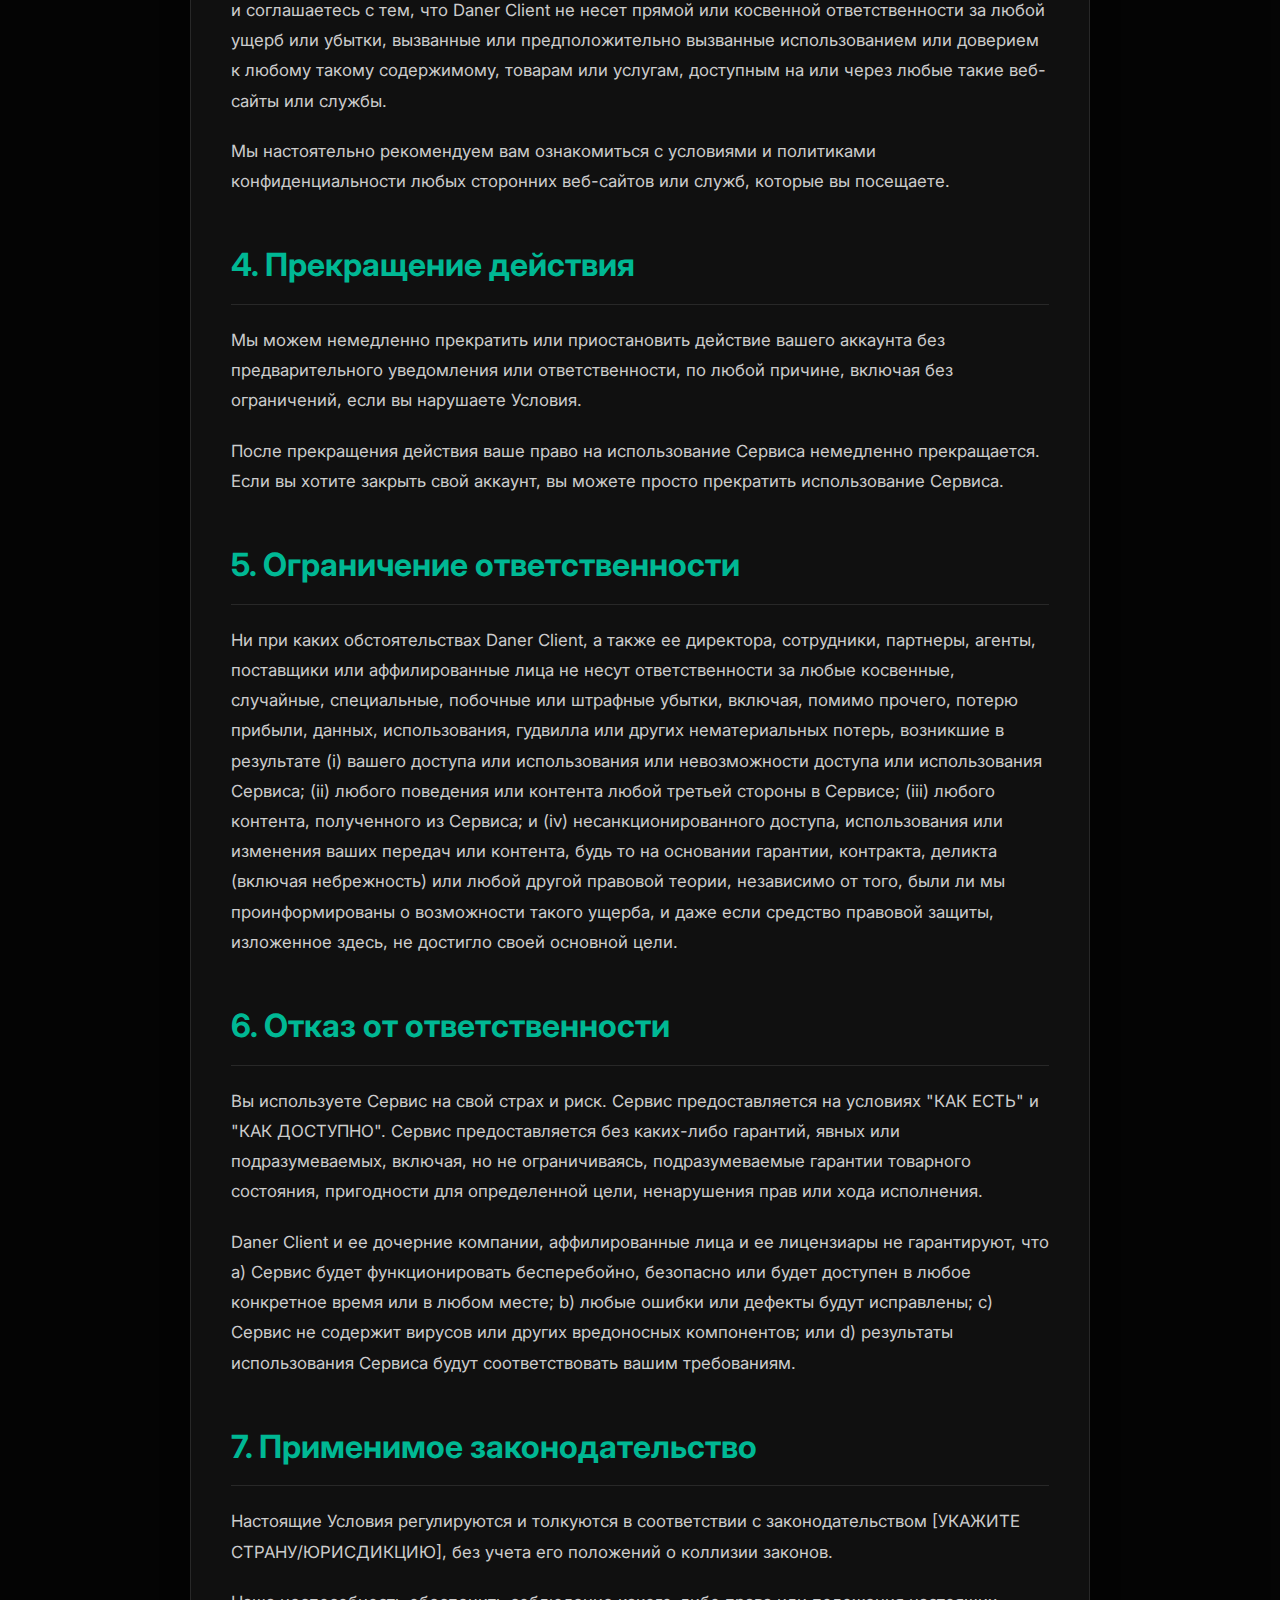
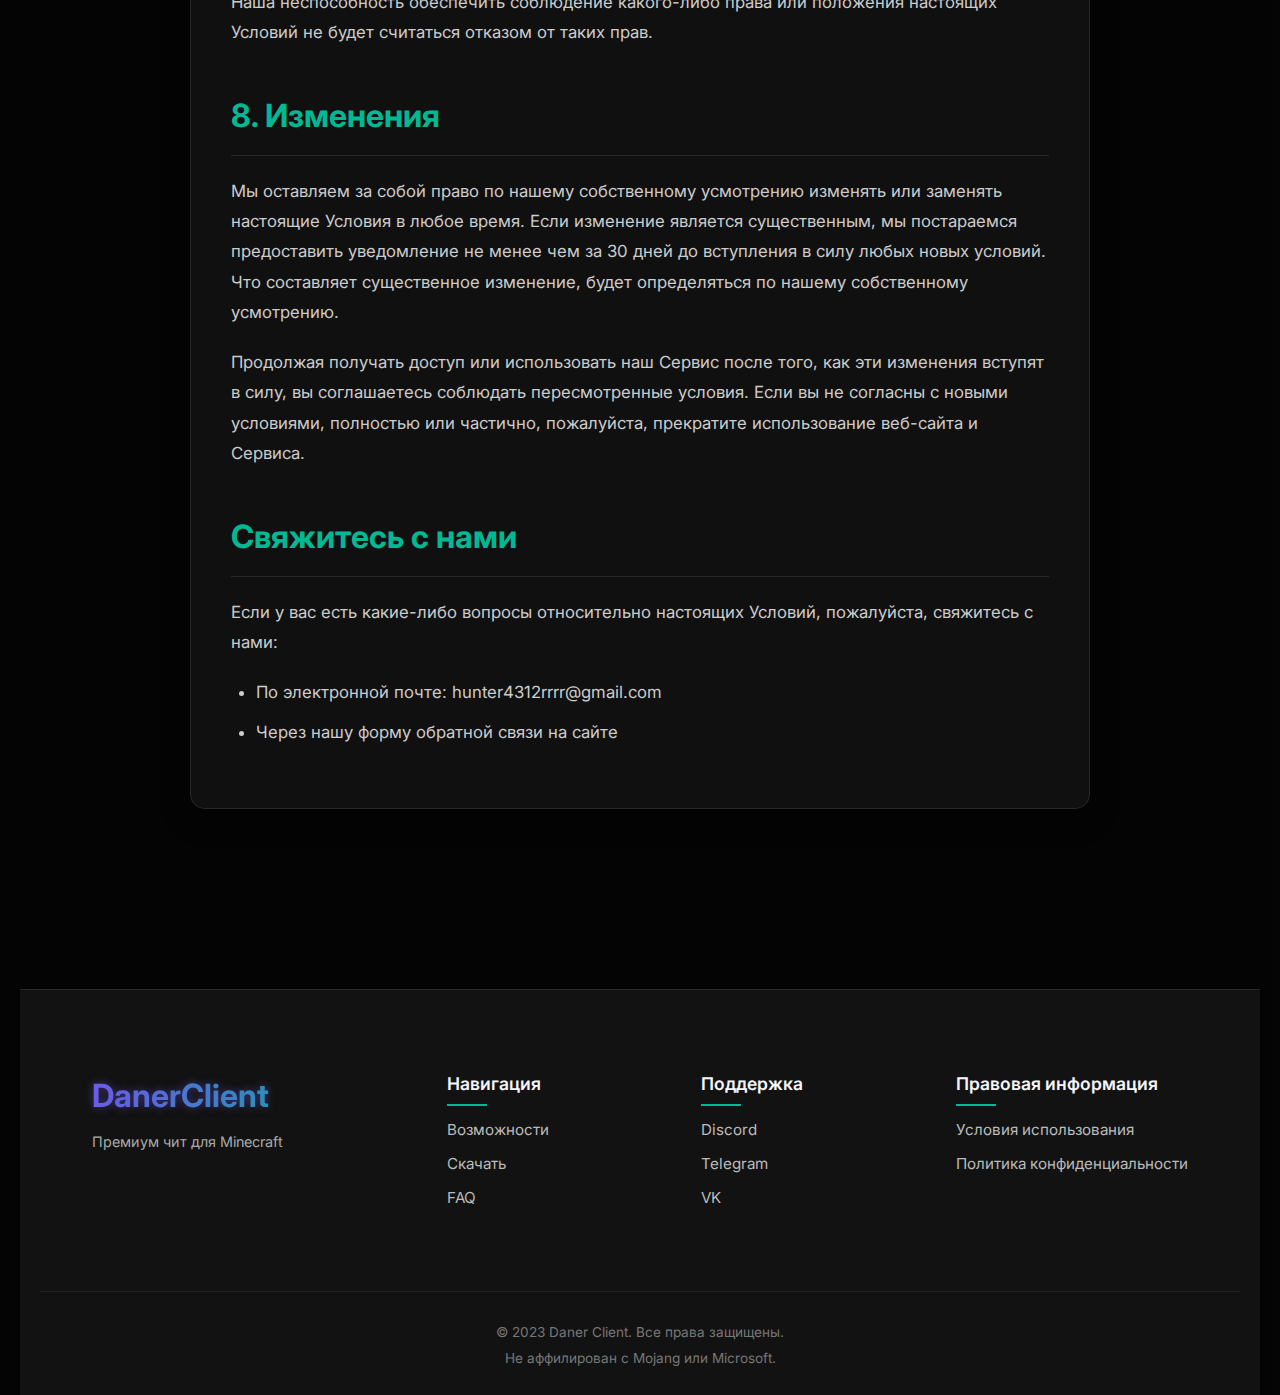
<file: terms.html>
<!DOCTYPE html>
<html lang="ru">
<head>
    <meta charset="UTF-8">
    <meta name="viewport" content="width=device-width, initial-scale=1.0">
    <title>Условия использования | Daner Client</title>
    <link rel="stylesheet" href="https://fonts.googleapis.com/css2?family=Inter:wght@300;400;500;600;700&display=swap">
    <link rel="stylesheet" href="style.css">
    <link rel="icon" href="favicon.ico" type="image/x-icon">
    <style>
        /* Дополнительные стили для страниц документации */
        .document-container {
            max-width: 900px;
            margin: 80px auto; /* Отступы сверху и снизу */
            padding: 40px;
            background: rgba(255, 255, 255, 0.05); /* Фон как у карточек */
            border-radius: 15px;
            border: 1px solid rgba(255, 255, 255, 0.1);
            box-shadow: 0 10px 30px rgba(0, 0, 0, 0.3);
            color: var(--light);
            line-height: 1.8;
            font-size: 1.05rem;
        }

        .document-container h1 {
            font-size: 3rem;
            color: var(--primary);
            text-align: center;
            margin-bottom: 40px;
            background: linear-gradient(90deg, var(--primary), var(--secondary));
            background-clip: text;
            -webkit-background-clip: text;
            -webkit-text-fill-color: transparent;
        }

        .document-container h2 {
            font-size: 2rem;
            color: var(--secondary);
            margin-top: 40px;
            margin-bottom: 20px;
            border-bottom: 1px solid rgba(255, 255, 255, 0.1);
            padding-bottom: 10px;
        }

        .document-container h3 {
            font-size: 1.5rem;
            color: var(--light);
            margin-top: 30px;
            margin-bottom: 15px;
        }

        .document-container p, .document-container ul, .document-container ol {
            margin-bottom: 20px;
            color: #ccc;
        }

        .document-container ul, .document-container ol {
            padding-left: 25px;
        }

        .document-container li {
            margin-bottom: 10px;
        }

        .document-container a {
            color: var(--secondary);
            text-decoration: none;
            transition: color 0.3s ease;
        }

        .document-container a:hover {
            color: var(--primary);
            text-decoration: underline;
        }

        /* Responsive adjustments */
        @media (max-width: 768px) {
            .document-container {
                margin: 40px 20px;
                padding: 25px;
            }
            .document-container h1 {
                font-size: 2.5rem;
            }
            .document-container h2 {
                font-size: 1.8rem;
            }
            .document-container h3 {
                font-size: 1.3rem;
            }
            .document-container p, .document-container ul, .document-container ol {
                font-size: 0.95rem;
            }
        }
    </style>
</head>
<body>
    <div class="overlay">
        <header>
            <div class="logo">DanerClient</div>
            <nav>
                <button class="mobile-menu-btn">☰</button>
                <div class="nav-links">
                    <a href="index.html#features">Возможности</a>
                    <a href="index.html#download">Скачать</a>
                    <a href="index.html#about">О нас</a>
                    <a href="index.html#faq">FAQ</a>
                </div>
            </nav>
        </header>

        <main>
            <section class="document-container">
                <h1>Условия использования</h1>
                <p>Последнее обновление: 26 июня 2024 г.</p>

                <p>Пожалуйста, внимательно ознакомьтесь с настоящими Условиями использования ("Условия", "Условия использования") перед использованием веб-сайта Daner Client (далее "Сервис"), управляемого Daner Client ("мы", "нас", "наш").</p>

                <p>Ваш доступ к Сервису и его использование обусловлены вашим согласием и соблюдением настоящих Условий. Настоящие Условия применяются ко всем посетителям, пользователям и другим лицам, которые получают доступ или используют Сервис.</p>

                <p>Получая доступ или используя Сервис, вы соглашаетесь соблюдать настоящие Условия. Если вы не согласны с какой-либо частью условий, вы не можете получить доступ к Сервису.</p>

                <h2>1. Аккаунты</h2>
                <p>При создании аккаунта у нас, вы должны предоставить нам информацию, которая является точной, полной и актуальной в любое время. Несоблюдение этого требования является нарушением Условий, что может привести к немедленному прекращению действия вашего аккаунта в нашем Сервисе.</p>
                <p>Вы несете ответственность за сохранение пароля, который вы используете для доступа к Сервису, а также за любые действия или действия, совершаемые под вашим паролем, независимо от того, является ли ваш пароль нашим Сервисом или сторонней службой.</p>
                <p>Вы соглашаетесь не раскрывать свой пароль третьим лицам. Вы должны немедленно уведомить нас, если вам станет известно о любом нарушении безопасности или несанкционированном использовании вашего аккаунта.</p>

                <h2>2. Интеллектуальная собственность</h2>
                <p>Сервис и его оригинальное содержимое, функции и функциональность являются и останутся исключительной собственностью Daner Client и ее лицензиаров.</p>

                <h2>3. Ссылки на другие веб-сайты</h2>
                <p>Наш Сервис может содержать ссылки на сторонние веб-сайты или службы, которые не принадлежат или не контролируются Daner Client.</p>
                <p>Daner Client не контролирует и не несет ответственности за содержание, политику конфиденциальности или практику любых сторонних веб-сайтов или служб. Вы также признаете и соглашаетесь с тем, что Daner Client не несет прямой или косвенной ответственности за любой ущерб или убытки, вызванные или предположительно вызванные использованием или доверием к любому такому содержимому, товарам или услугам, доступным на или через любые такие веб-сайты или службы.</p>
                <p>Мы настоятельно рекомендуем вам ознакомиться с условиями и политиками конфиденциальности любых сторонних веб-сайтов или служб, которые вы посещаете.</p>

                <h2>4. Прекращение действия</h2>
                <p>Мы можем немедленно прекратить или приостановить действие вашего аккаунта без предварительного уведомления или ответственности, по любой причине, включая без ограничений, если вы нарушаете Условия.</p>
                <p>После прекращения действия ваше право на использование Сервиса немедленно прекращается. Если вы хотите закрыть свой аккаунт, вы можете просто прекратить использование Сервиса.</p>

                <h2>5. Ограничение ответственности</h2>
                <p>Ни при каких обстоятельствах Daner Client, а также ее директора, сотрудники, партнеры, агенты, поставщики или аффилированные лица не несут ответственности за любые косвенные, случайные, специальные, побочные или штрафные убытки, включая, помимо прочего, потерю прибыли, данных, использования, гудвилла или других нематериальных потерь, возникшие в результате (i) вашего доступа или использования или невозможности доступа или использования Сервиса; (ii) любого поведения или контента любой третьей стороны в Сервисе; (iii) любого контента, полученного из Сервиса; и (iv) несанкционированного доступа, использования или изменения ваших передач или контента, будь то на основании гарантии, контракта, деликта (включая небрежность) или любой другой правовой теории, независимо от того, были ли мы проинформированы о возможности такого ущерба, и даже если средство правовой защиты, изложенное здесь, не достигло своей основной цели.</p>

                <h2>6. Отказ от ответственности</h2>
                <p>Вы используете Сервис на свой страх и риск. Сервис предоставляется на условиях "КАК ЕСТЬ" и "КАК ДОСТУПНО". Сервис предоставляется без каких-либо гарантий, явных или подразумеваемых, включая, но не ограничиваясь, подразумеваемые гарантии товарного состояния, пригодности для определенной цели, ненарушения прав или хода исполнения.</p>
                <p>Daner Client и ее дочерние компании, аффилированные лица и ее лицензиары не гарантируют, что a) Сервис будет функционировать бесперебойно, безопасно или будет доступен в любое конкретное время или в любом месте; b) любые ошибки или дефекты будут исправлены; c) Сервис не содержит вирусов или других вредоносных компонентов; или d) результаты использования Сервиса будут соответствовать вашим требованиям.</p>

                <h2>7. Применимое законодательство</h2>
                <p>Настоящие Условия регулируются и толкуются в соответствии с законодательством [УКАЖИТЕ СТРАНУ/ЮРИСДИКЦИЮ], без учета его положений о коллизии законов.</p>
                <p>Наша неспособность обеспечить соблюдение какого-либо права или положения настоящих Условий не будет считаться отказом от таких прав.</p>

                <h2>8. Изменения</h2>
                <p>Мы оставляем за собой право по нашему собственному усмотрению изменять или заменять настоящие Условия в любое время. Если изменение является существенным, мы постараемся предоставить уведомление не менее чем за 30 дней до вступления в силу любых новых условий. Что составляет существенное изменение, будет определяться по нашему собственному усмотрению.</p>
                <p>Продолжая получать доступ или использовать наш Сервис после того, как эти изменения вступят в силу, вы соглашаетесь соблюдать пересмотренные условия. Если вы не согласны с новыми условиями, полностью или частично, пожалуйста, прекратите использование веб-сайта и Сервиса.</p>

                <h2>Свяжитесь с нами</h2>
                <p>Если у вас есть какие-либо вопросы относительно настоящих Условий, пожалуйста, свяжитесь с нами:</p>
                <ul>
                    <li>По электронной почте: hunter4312rrrr@gmail.com</li>
                    <li>Через нашу форму обратной связи на сайте</li>
                </ul>
            </section>
        </main>

        <footer>
            <div class="footer-content">
                <div class="footer-logo">
                    <div class="logo">DanerClient</div>
                    <p>Премиум чит для Minecraft</p>
                </div>
                
                <div class="links-column">
                    <h4>Навигация</h4>
                    <a href="index.html#features">Возможности</a>
                    <a href="index.html#download">Скачать</a>
                    <a href="index.html#faq">FAQ</a>
                </div>
                
                <div class="links-column">
                    <h4>Поддержка</h4>
                    <a href="https://discord.gg/yourdiscord" target="_blank">Discord</a>
                    <a href="https://t.me/yourtelegram" target="_blank">Telegram</a>
                    <a href="https://vk.com/yourvk" target="_blank">VK</a>
                </div>
                
                <div class="links-column">
                    <h4>Правовая информация</h4>
                    <a href="terms.html">Условия использования</a>
                    <a href="privacy.html">Политика конфиденциальности</a>
                </div>
            </div>
            
            <div class="footer-bottom">
                <p>© 2023 Daner Client. Все права защищены.</p>
                <p>Не аффилирован с Mojang или Microsoft.</p>
            </div>
        </footer>
    </div>
    <script src="script.js"></script>
</body>
</html>
</file>
<file: style.css>
:root {
    --primary: #6c5ce7; /* Фиолетовый */
    --secondary: #00b894; /* Зеленый */
    --accent-dark: #3a1c71; /* Темный оттенок primary для фона или теней */
    --dark: #121212; /* Почти черный */
    --light: #f5f6fa; /* Почти белый */
    --gray: #2d3436; /* Темно-серый */
    --card-bg: rgba(255, 255, 255, 0.05); /* Полупрозрачный фон для карточек */
    --border-color: rgba(255, 255, 255, 0.1); /* Цвет границы */
}

* {
    margin: 0;
    padding: 0;
    box-sizing: border-box;
    font-family: 'Inter', sans-serif; /* Используем Inter, который вы подключили */
}

body {
    background-color: var(--dark); /* Темный фон */
    color: var(--light); /* Светлый текст */
    /* ОБНОВЛЕННОЕ ФОНОВОЕ ИЗОБРАЖЕНИЕ */
    background-image: url('https://images.unsplash.com/photo-1579547621865-c3511f582c7f?q=80&fm=jpg&crop=entropy&cs=tinysrgb&w=1920&h=1080&fit=crop&ixid=M3wxMjA3fDB8MXxzZWFyY2h8MXx8ZGFyayUyMGZ1dHVyaXN0aWMlMjBiYWNrZ3JvdW5kfGVufDB8fHx8MTcxOTQ5NjA3N3ww&ixlib=rb-4.0.3');
    background-size: cover;
    background-position: center;
    background-attachment: fixed;
    line-height: 1.6;
    overflow-x: hidden; /* Предотвращает горизонтальный скролл */
}

.overlay {
    background-color: rgba(0, 0, 0, 0.75); /* Сделаем чуть светлее, 0.75 вместо 0.9 */
    min-height: 100vh;
    padding: 0 20px; /* Убираем padding сверху/снизу, оставляем по бокам для контента */
    display: flex;
    flex-direction: column; /* Для футера внизу */
}

main {
    flex-grow: 1; /* Чтобы main занимал все доступное пространство и прижимал футер */
}

/* Header Styles */
header {
    display: flex;
    justify-content: space-between;
    align-items: center;
    padding: 20px 5%;
    border-bottom: 1px solid var(--border-color); /* Используем переменную */
    position: sticky; /* Липкий хедер */
    top: 0;
    z-index: 100;
    background-color: rgba(18, 18, 18, 0.8); /* Фон для липкого хедера */
    backdrop-filter: blur(10px); /* Размытие для липкого хедера */
}

.logo {
    font-size: 28px;
    font-weight: 700; /* Более жирный шрифт для лого */
    background: linear-gradient(90deg, var(--primary), var(--secondary));
    background-clip: text;
    -webkit-background-clip: text;
    -webkit-text-fill-color: transparent;
    text-shadow: 0 0 8px rgba(108, 92, 231, 0.5); /* Небольшая тень для лого */
}

.nav-links {
    display: flex;
    gap: 30px;
}

.nav-links a {
    color: var(--light);
    text-decoration: none;
    font-weight: 500;
    transition: all 0.3s ease;
    position: relative;
    padding: 5px 0; /* Увеличим область для наведения */
}

.nav-links a:hover {
    color: var(--secondary);
}

.nav-links a::after {
    content: '';
    position: absolute;
    width: 0;
    height: 2px;
    background: var(--secondary);
    bottom: 0px; /* Чуть ниже текста */
    left: 0;
    transition: width 0.3s ease;
}

.nav-links a:hover::after {
    width: 100%;
}

.mobile-menu-btn {
    display: none;
    background: none;
    border: none;
    color: white;
    font-size: 24px;
    cursor: pointer;
    z-index: 101; /* Выше навбара */
}

/* Hero Section */
.hero {
    display: flex; /* Flexbox для расположения контента и картинки */
    flex-direction: column; /* По умолчанию в колонку на мобильных */
    align-items: center;
    justify-content: center;
    padding: 100px 20px;
    max-width: 1200px;
    margin: 0 auto;
    min-height: calc(100vh - 120px); /* Чтобы занимал почти всю высоту экрана */
    text-align: center; /* Центрирование текста по умолчанию */
}

.hero-content {
    max-width: 800px;
    margin-bottom: 50px; /* Отступ между текстом и изображением */
}

.hero h1 {
    font-size: 4.5rem; /* Увеличим размер */
    margin-bottom: 15px;
    background: linear-gradient(90deg, var(--primary), var(--secondary));
    background-clip: text;
    -webkit-background-clip: text;
    -webkit-text-fill-color: transparent;
    line-height: 1.1;
    font-weight: 700;
}

.hero .subtitle { /* Новый класс для подзаголовка */
    font-size: 1.3rem;
    color: #bbb;
    max-width: 700px;
    margin: 0 auto 40px;
    line-height: 1.5;
}

.hero-buttons {
    display: flex;
    gap: 20px;
    justify-content: center; /* Центрируем кнопки */
}

.primary-btn, .secondary-btn {
    padding: 15px 35px;
    font-size: 1.1rem;
    border-radius: 50px;
    cursor: pointer;
    transition: all 0.3s ease;
    text-decoration: none;
    display: inline-flex; /* Для центрирования текста в кнопке */
    align-items: center;
    justify-content: center;
    font-weight: 600;
}

.primary-btn {
    background: linear-gradient(45deg, var(--primary), var(--secondary));
    color: white;
    border: none;
    box-shadow: 0 5px 20px rgba(0, 0, 0, 0.3);
}

.primary-btn:hover {
    transform: translateY(-3px);
    box-shadow: 0 10px 25px rgba(0, 0, 0, 0.4);
}

.secondary-btn {
    background: transparent;
    color: var(--secondary);
    border: 2px solid var(--secondary);
    box-shadow: none;
}

.secondary-btn:hover {
    transform: translateY(-3px);
    background-color: rgba(0, 184, 148, 0.1); /* Легкий фон при наведении */
}

.hero-image img {
    max-width: 100%;
    height: auto;
    border-radius: 10px;
    box-shadow: 0 20px 50px rgba(0, 0, 0, 0.5); /* Более выраженная тень */
    transform: translateY(0);
    transition: transform 0.5s ease-out, box-shadow 0.5s ease-out;
}

/* Для десктопов: hero-image справа */
@media (min-width: 900px) {
    .hero {
        flex-direction: row; /* В ряд на больших экранах */
        text-align: left; /* Текст слева */
        justify-content: space-between;
    }
    .hero-content {
        margin-right: 80px; /* Отступ между контентом и картинкой */
        margin-bottom: 0;
    }
    .hero-buttons {
        justify-content: flex-start; /* Кнопки слева */
    }
    .hero-image {
        flex-shrink: 0; /* Изображение не сжимается */
        width: 500px; /* Примерная ширина изображения */
    }
}


/* Section Header (для "Наши преимущества", "Частые вопросы" и т.д.) */
.section-header {
    text-align: center; /* Центрируем заголовок секции */
    margin-bottom: 60px;
    max-width: 800px;
    margin-left: auto;
    margin-right: auto;
    padding: 0 20px;
}

.section-header h2 {
    font-size: 3.2rem; /* Чуть меньше чем hero h1 */
    margin-bottom: 15px;
    background: linear-gradient(90deg, var(--primary), var(--secondary));
    background-clip: text;
    -webkit-background-clip: text;
    -webkit-text-fill-color: transparent;
    font-weight: 700;
}

.section-header p {
    font-size: 1.1rem;
    color: #ccc;
    line-height: 1.5;
}

/* Features Section */
.features-section { /* Новый класс-обертка для секции возможностей */
    padding: 80px 0; /* Отступ сверху и снизу */
    max-width: 1200px;
    margin: 0 auto;
}

.features-grid { /* Это ваш бывший .features */
    display: grid;
    grid-template-columns: repeat(auto-fit, minmax(280px, 1fr)); /* Чуть уменьшил minmax для лучшей адаптации */
    gap: 30px;
    padding: 0 20px; /* Отступы по бокам */
}

.feature-card {
    background: var(--card-bg); /* Используем переменную */
    border-radius: 12px; /* Чуть больше радиус */
    padding: 30px;
    transition: all 0.3s ease;
    border: 1px solid var(--border-color); /* Используем переменную */
    box-shadow: 0 5px 15px rgba(0, 0, 0, 0.2); /* Добавляем тень */
    display: flex; /* Для выравнивания контента внутри */
    flex-direction: column;
    align-items: flex-start; /* Выравнивание по левому краю */
}

.feature-card:hover {
    transform: translateY(-8px); /* Чуть меньше смещение */
    box-shadow: 0 15px 30px rgba(0, 0, 0, 0.4);
    border-color: var(--secondary); /* Изменение цвета рамки при наведении */
}

.feature-icon {
    width: 50px; /* Фиксированный размер для иконки */
    height: 50px;
    margin-bottom: 20px;
    display: flex;
    justify-content: center;
    align-items: center;
    background-color: rgba(0, 184, 148, 0.1); /* Легкий фон для иконок */
    border-radius: 10px; /* Скругление фона иконки */
}

.feature-icon img {
    width: 70%; /* Иконка внутри занимает 70% контейнера */
    height: 70%;
    object-fit: contain;
}

.feature-card h3 {
    margin-bottom: 10px;
    font-size: 1.6rem; /* Чуть больше */
    font-weight: 600;
    color: var(--light);
}

.feature-card p {
    font-size: 0.95rem;
    color: #bbb;
    flex-grow: 1; /* Чтобы текст занимал доступное пространство */
}

/* Stats Section */
.stats {
    display: flex;
    justify-content: center;
    flex-wrap: wrap;
    gap: 30px;
    margin: 80px auto;
    max-width: 1000px;
    padding: 0 20px;
}

.stat-item {
    text-align: center;
    padding: 30px;
    min-width: 200px;
    flex: 1; /* Чтобы элементы занимали равное пространство */
    background: var(--card-bg);
    border-radius: 12px;
    border: 1px solid var(--border-color);
    box-shadow: 0 5px 15px rgba(0, 0, 0, 0.2);
}

.stat-number {
    font-size: 3.5rem; /* Чуть больше */
    font-weight: 700;
    background: linear-gradient(90deg, var(--primary), var(--secondary));
    background-clip: text;
    -webkit-background-clip: text;
    -webkit-text-fill-color: transparent;
    margin-bottom: 10px;
}

.stat-item p {
    font-size: 1.1rem;
    color: #ccc;
}


/* Download Section */
.download-section {
    display: flex; /* Flexbox для контента и изображения */
    flex-direction: column; /* По умолчанию в колонку */
    align-items: center;
    justify-content: center;
    padding: 80px 20px;
    max-width: 1200px;
    margin: 80px auto;
    background: var(--card-bg); /* Фон как у карточек */
    border-radius: 15px;
    border: 1px solid var(--border-color);
    box-shadow: 0 10px 30px rgba(0, 0, 0, 0.3);
    overflow: hidden; /* Чтобы изображение не вылезало */
}

.download-content {
    text-align: center;
    margin-bottom: 50px; /* Отступ перед изображением на мобильных */
}

.download-content h2 {
    font-size: 3.2rem;
    margin-bottom: 15px;
    background: linear-gradient(90deg, var(--primary), var(--secondary));
    background-clip: text;
    -webkit-background-clip: text;
    -webkit-text-fill-color: transparent;
    font-weight: 700;
}

.download-content p {
    font-size: 1.1rem;
    color: #ccc;
    margin-bottom: 30px;
}

.version-selector {
    display: flex;
    flex-direction: column; /* В колонку на мобильных */
    align-items: center;
    gap: 20px;
}

.version-tabs {
    display: flex;
    flex-wrap: wrap; /* Перенос вкладок */
    gap: 10px;
    margin-bottom: 20px;
}

.version-tab {
    background: rgba(255, 255, 255, 0.1);
    color: var(--light);
    border: 1px solid var(--border-color);
    padding: 10px 20px;
    border-radius: 5px;
    cursor: pointer;
    transition: all 0.3s ease;
    font-weight: 500;
}

.version-tab:hover:not(.active) {
    background: rgba(255, 255, 255, 0.15);
    border-color: var(--secondary);
}

.version-tab.active {
    background: linear-gradient(45deg, var(--primary), var(--secondary));
    border-color: var(--secondary);
    color: white;
    box-shadow: 0 2px 10px rgba(0, 0, 0, 0.2);
}

.download-btn {
    display: flex; /* Для размещения текста и размера файла */
    align-items: center;
    justify-content: center;
    gap: 10px;
    background: linear-gradient(45deg, var(--primary), var(--secondary));
    color: white;
    border: none;
    padding: 15px 40px;
    font-size: 1.2rem;
    border-radius: 50px;
    cursor: pointer;
    transition: all 0.3s ease;
    text-decoration: none;
    box-shadow: 0 4px 15px rgba(0, 0, 0, 0.2);
    width: auto; /* Автоматическая ширина */
}

.download-btn:hover {
    transform: translateY(-3px);
    box-shadow: 0 10px 25px rgba(0, 0, 0, 0.3);
}

.download-btn .file-size {
    font-size: 0.9rem;
    opacity: 0.8;
}

.download-info {
    display: flex;
    flex-wrap: wrap; /* Перенос элементов */
    justify-content: center;
    gap: 25px;
    margin-top: 30px;
}

.download-info .info-item {
    display: flex;
    align-items: center;
    gap: 8px;
    color: #ccc;
    font-size: 1rem;
}

.download-info .info-item img {
    width: 20px;
    height: 20px;
    filter: invert(100%) sepia(100%) saturate(0%) hue-rotate(240deg) brightness(100%) contrast(100%); /* Белые иконки */
}

.download-image {
    margin-top: 50px; /* Отступ сверху на мобильных */
}

.download-image img {
    max-width: 100%;
    height: auto;
    border-radius: 10px;
    box-shadow: 0 10px 30px rgba(0, 0, 0, 0.4);
}

/* Для десктопов: download-image справа, download-content слева */
@media (min-width: 900px) {
    .download-section {
        flex-direction: row; /* В ряд на больших экранах */
        text-align: left; /* Текст слева */
        justify-content: space-between;
        padding: 60px 40px;
    }
    .download-content {
        margin-right: 80px; /* Отступ между контентом и изображением */
        margin-bottom: 0;
        flex: 1; /* Чтобы контент занимал доступное пространство */
    }
    .download-content h2 {
        text-align: left;
    }
    .download-content p {
        text-align: left;
    }
    .version-selector {
        align-items: flex-start; /* Выравнивание по левому краю */
    }
    .download-image {
        margin-top: 0;
        flex-shrink: 0;
        width: 400px; /* Примерная ширина изображения */
    }
}


/* FAQ Section */
.faq-section {
    padding: 80px 0;
    max-width: 1000px;
    margin: 0 auto;
}

.faq-grid {
    display: flex;
    flex-direction: column;
    gap: 20px;
    padding: 0 20px;
}

.faq-item {
    background: var(--card-bg);
    border-radius: 12px;
    border: 1px solid var(--border-color);
    box-shadow: 0 5px 15px rgba(0, 0, 0, 0.2);
    overflow: hidden; /* Для скрытия ответа */
}

.faq-question {
    display: flex;
    justify-content: space-between;
    align-items: center;
    padding: 20px 30px;
    cursor: pointer;
    background: rgba(255, 255, 255, 0.03); /* Чуть светлее фон для вопроса */
    transition: background 0.3s ease;
}

.faq-question:hover {
    background: rgba(255, 255, 255, 0.08);
}

.faq-question h3 {
    font-size: 1.2rem;
    font-weight: 600;
}

.faq-toggle {
    font-size: 1.8rem;
    font-weight: bold;
    color: var(--secondary);
    transition: transform 0.3s ease;
}

.faq-question.active .faq-toggle {
    transform: rotate(45deg); /* Поворот плюсика в крестик */
}

.faq-answer {
    padding: 0 30px;
    max-height: 0; /* Скрываем ответ по умолчанию */
    overflow: hidden;
    transition: max-height 0.5s ease-out, padding 0.5s ease-out; /* Анимация раскрытия */
}

.faq-answer p {
    padding-bottom: 20px; /* Отступ снизу текста ответа */
    font-size: 1rem;
    color: #bbb;
}

.faq-answer ol {
    list-style-type: decimal;
    padding-left: 20px;
    padding-bottom: 20px;
}

.faq-answer ol li {
    margin-bottom: 10px;
    color: #bbb;
}

/* Footer */
/* Footer Styles - дополнительные стили */
.footer-links .links-column h4 {
    color: var(--light); /* Или другой желаемый цвет для заголовков */
    margin-bottom: 15px;
    font-size: 1.1rem;
    border-bottom: 2px solid var(--secondary); /* Подчеркивание как на скриншоте */
    display: inline-block; /* Чтобы подчеркивание было только под текстом */
    padding-bottom: 5px;
}

.footer-links .links-column a {
    display: block; /* Каждая ссылка на новой строке */
    margin-bottom: 10px; /* Отступ между ссылками */
    color: #ccc; /* Цвет ссылок */
    text-decoration: none;
    transition: color 0.3s ease;
}

.footer-links .links-column a:hover {
    color: var(--secondary); /* Цвет при наведении */
}

/* Изменения для общей структуры футера, чтобы столбцы располагались правильно */
footer .footer-content {
    display: flex;
    justify-content: space-around; /* Распределение столбцов */
    flex-wrap: wrap; /* Перенос на новую строку на маленьких экранах */
    gap: 40px; /* Промежуток между столбцами */
    max-width: 1200px;
    margin: 0 auto;
    padding: 20px;
}

footer .footer-logo {
    text-align: left;
    max-width: 250px; /* Примерная ширина для логотипа в футере */
}

footer .footer-logo p {
    font-size: 0.9rem;
    color: #aaa;
    margin-top: 10px;
}

.links-column {
    text-align: left;
}

.footer-bottom {
    margin-top: 50px;
    padding-top: 20px;
    border-top: 1px solid rgba(255, 255, 255, 0.1);
    font-size: 0.9rem;
    color: #777;
}

.footer-bottom p {
    margin-bottom: 5px;
}

footer {
    text-align: center;
    padding: 60px 20px 20px; /* Отступ сверху больше, снизу меньше */
    margin-top: 100px; /* Большой отступ сверху */
    border-top: 1px solid var(--border-color);
    color: #777;
    background-color: var(--dark); /* Фон для футера */
}

.footer-content {
    display: flex;
    flex-wrap: wrap; /* Перенос колонок */
    justify-content: space-around;
    align-items: flex-start; /* Выравнивание элементов по верху */
    gap: 40px;
    max-width: 1200px;
    margin: 0 auto 40px auto; /* Отступ между верхней и нижней частью футера */
}

.footer-logo {
    text-align: left;
    margin-bottom: 20px; /* Отступ снизу на мобильных */
    flex-basis: 100%; /* Занимает всю ширину на мобильных */
    max-width: 300px; /* Ограничиваем ширину логоблока */
}

.footer-logo .logo { /* Стили для лого в футере */
    font-size: 32px;
    margin-bottom: 10px;
}

.footer-logo p {
    font-size: 0.95rem;
    color: #bbb;
    line-height: 1.5;
}

.links-column {
    text-align: left;
    margin-bottom: 20px; /* Отступ снизу на мобильных */
    min-width: 150px; /* Минимальная ширина для колонок */
}

.links-column h4 {
    font-size: 1.1rem;
    color: var(--light);
    margin-bottom: 20px;
    font-weight: 600;
    position: relative; /* Для подчеркивания */
}

.links-column h4::after { /* Подчеркивание заголовков колонок */
    content: '';
    position: absolute;
    width: 40px;
    height: 2px;
    background: var(--secondary);
    bottom: -8px;
    left: 0;
}

.links-column a {
    display: block;
    color: #bbb;
    text-decoration: none;
    margin-bottom: 10px;
    transition: color 0.3s ease;
    font-size: 0.95rem;
}

.links-column a:hover {
    color: var(--secondary);
}

.footer-bottom {
    border-top: 1px solid rgba(255, 255, 255, 0.05); /* Более тонкая граница */
    padding-top: 30px;
    margin-top: 30px;
}

.footer-bottom p {
    font-size: 0.85rem;
    color: #777;
    margin-bottom: 5px;
}


/* Responsive Design */
@media (max-width: 768px) {
    .nav-links {
        display: none;
        position: absolute;
        top: 80px;
        left: 0;
        right: 0;
        background: rgba(0, 0, 0, 0.95); /* Чуть темнее на мобильных */
        flex-direction: column;
        align-items: center;
        padding: 20px 0;
        gap: 15px;
        z-index: 90; /* Ниже кнопки меню, но выше контента */
        border-bottom-left-radius: 10px;
        border-bottom-right-radius: 10px;
        box-shadow: 0 10px 20px rgba(0, 0, 0, 0.5);
    }
    
    .nav-links.active {
        display: flex;
    }
    
    .mobile-menu-btn {
        display: block;
    }
    
    .hero {
        padding-top: 60px;
        padding-bottom: 60px;
    }
    
    .hero h1 {
        font-size: 3rem;
    }
    
    .hero .subtitle {
        font-size: 1rem;
    }

    .hero-buttons {
        flex-direction: column; /* Кнопки в колонку на мобильных */
        gap: 15px;
    }

    .primary-btn, .secondary-btn {
        width: 80%; /* Кнопки пошире */
        max-width: 300px;
    }
    
    .section-header h2 {
        font-size: 2.5rem;
    }

    .features-grid {
        grid-template-columns: 1fr; /* Одна колонка на мобильных */
    }

    .stat-item {
        min-width: 150px;
        padding: 20px;
    }
    .stat-number {
        font-size: 2.8rem;
    }

    .download-section {
        padding: 40px 20px;
    }
    .download-content h2 {
        font-size: 2.5rem;
    }
    .version-tabs {
        flex-direction: column;
        width: 100%;
    }
    .version-tab {
        width: 100%;
    }

    .footer-content {
        flex-direction: column;
        align-items: center; /* Центрируем колонки футера */
        text-align: center;
    }
    .footer-logo {
        text-align: center;
    }
    .links-column {
        text-align: center;
        width: 100%;
        margin-bottom: 30px;
    }
    .links-column h4::after {
        left: 50%;
        transform: translateX(-50%); /* Центрируем подчеркивание */
    }
}

/* Animation */
@keyframes fadeIn {
    from { opacity: 0; transform: translateY(20px); }
    to { opacity: 1; transform: translateY(0); }
}

.fade-in {
    animation: fadeIn 1s ease forwards;
}

.delay-1 { animation-delay: 0.2s; }
.delay-2 { animation-delay: 0.4s; }
.delay-3 { animation-delay: 0.6s; }
</file>
